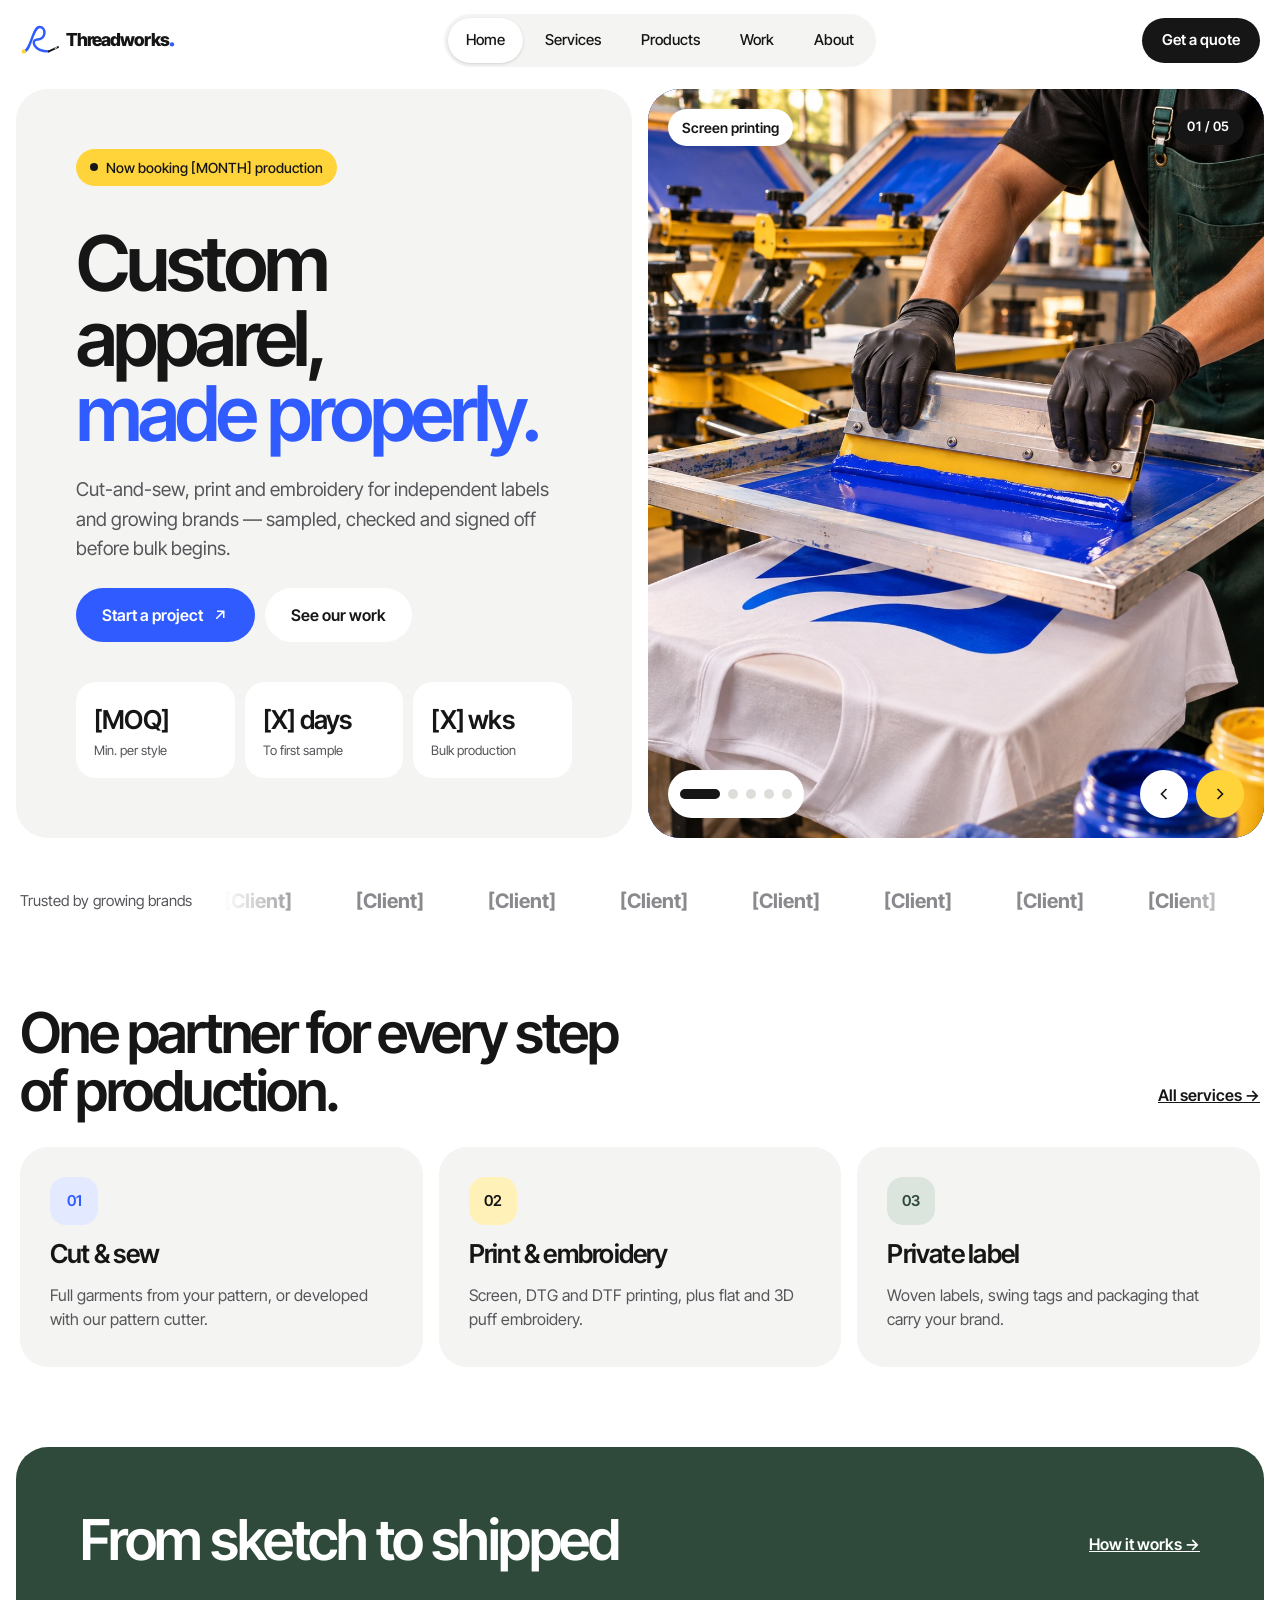
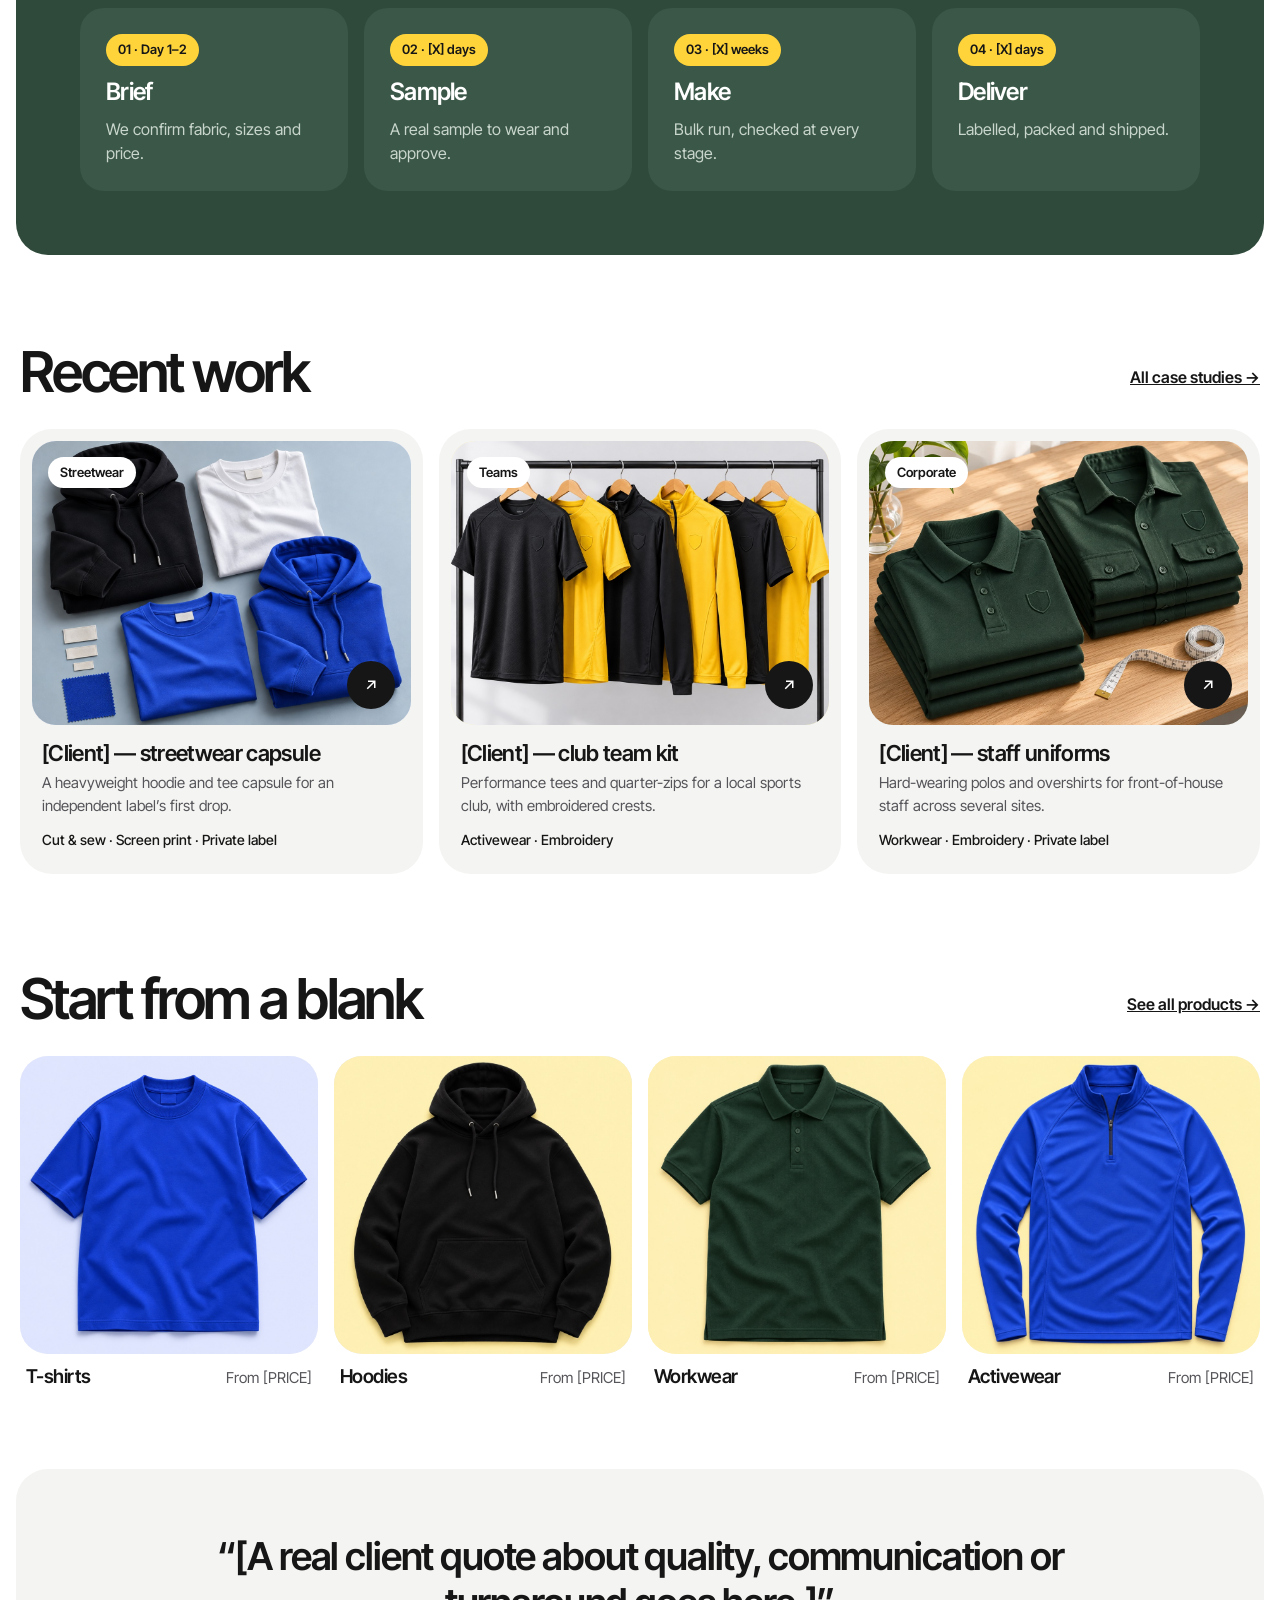
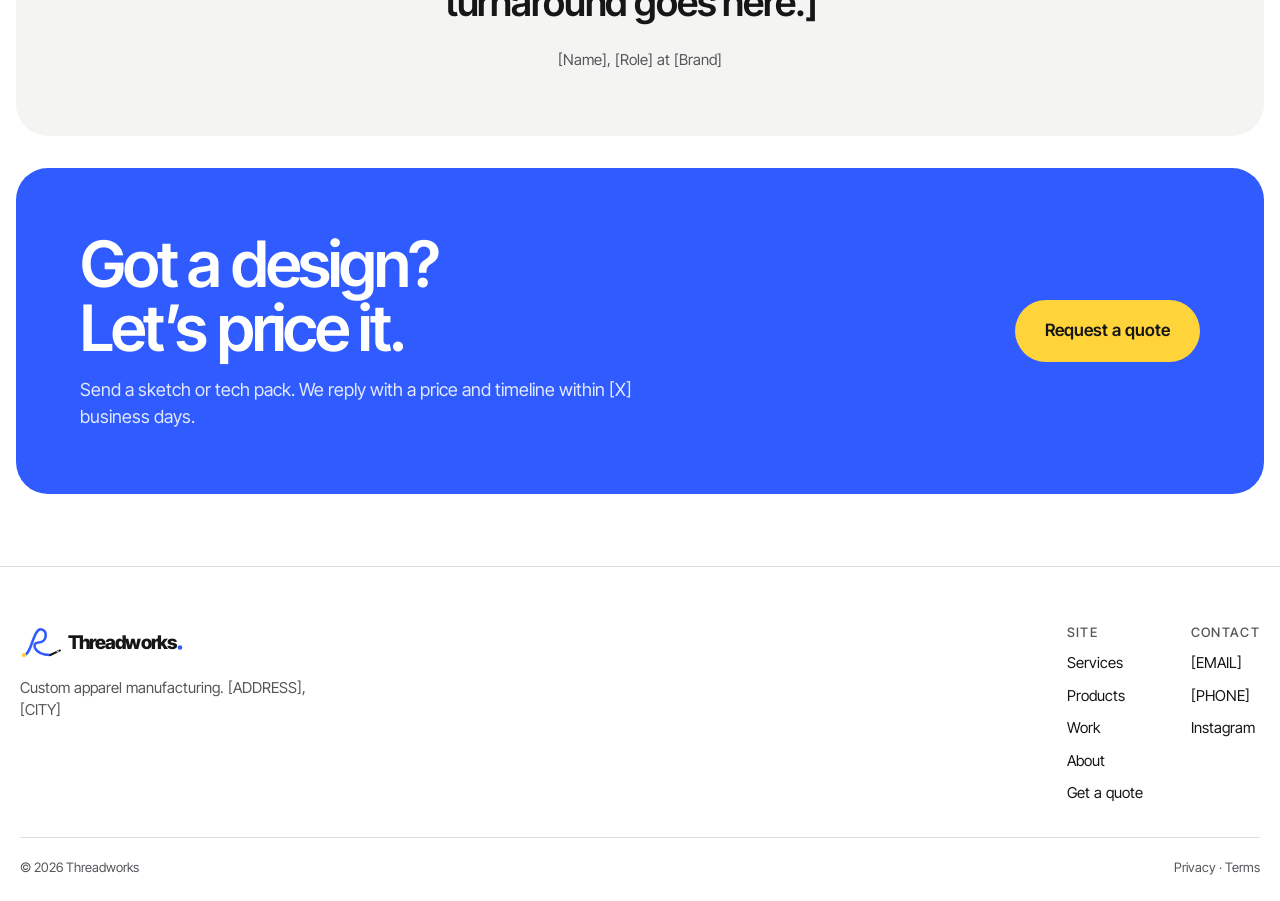
<file: index.html>
<!doctype html>
<html lang="en">
<head>
<meta charset="utf-8">
<meta name="viewport" content="width=device-width, initial-scale=1">
<title>Threadworks — Custom apparel manufacturing</title>
<meta name="description" content="Cut-and-sew, printing and embroidery for independent labels and growing brands. Sampled, checked and signed off before bulk begins.">
<meta name="theme-color" content="#2F5BFF">
<link rel="icon" href="assets/img/favicon.svg" type="image/svg+xml">
<link rel="preconnect" href="https://fonts.googleapis.com">
<link rel="preconnect" href="https://fonts.gstatic.com" crossorigin>
<link href="https://fonts.googleapis.com/css2?family=Inter+Tight:wght@400;500;600;700;800&display=swap" rel="stylesheet">
<link rel="stylesheet" href="assets/css/style.css">
<script>document.documentElement.classList.add('js')</script>
</head>
<body>
<a class="skip" href="#main">Skip to content</a>
<header class="site-header">
  <nav class="nav" aria-label="Main">
    <a class="logo" href="index.html"><svg viewBox="0 0 580 140" role="img" aria-label="Threadworks">
<path d="M14 112 C40 112 46 22 72 22 C98 22 96 68 66 68 C36 68 50 112 104 112" fill="none" stroke="#2F5BFF" stroke-width="9" stroke-linecap="round"/>
<path d="M106 112 L140 96" stroke="#161616" stroke-width="7" stroke-linecap="round"/>
<ellipse cx="132" cy="99.5" rx="5" ry="2" transform="rotate(-25 132 99.5)" fill="#fff"/>
<circle cx="14" cy="112" r="8" fill="#FFD43B"/>
<text x="168" y="92" font-family="Inter Tight, sans-serif" font-weight="800" font-size="66" fill="#161616" letter-spacing="-3" textLength="380" lengthAdjust="spacingAndGlyphs">Threadworks</text>
<circle cx="560" cy="86" r="8" fill="#2F5BFF"/>
</svg></a>
    <div class="pill-nav" id="site-menu">
      <a href="index.html" aria-current="page">Home</a>
      <a href="services.html">Services</a>
      <a href="products.html">Products</a>
      <a href="work.html">Work</a>
      <a href="about.html">About</a>
    </div>
    <div class="nav-cta">
      <a class="btn btn-dark btn-sm" href="quote.html">Get a quote</a>
      <button class="menu-btn" type="button" aria-label="Open menu" aria-expanded="false" aria-controls="site-menu"><span></span></button>
    </div>
  </nav>
</header>
<main id="main" class="wrap">
<!-- Hero -->
<section class="hero">
  <div class="hero-text">
    <span class="badge badge-yellow in"><span class="pulse" style="width:8px;height:8px;border-radius:50%;background:#161616;display:inline-block"></span>Now booking [MONTH] production</span>
    <div class="stack" style="gap:24px">
      <h1 class="h1" style="font-size:clamp(44px,6vw,92px)"><span class="in d1">Custom apparel,</span><span class="in d2 accent">made properly.</span></h1>
      <p class="lead in d3">Cut-and-sew, print and embroidery for independent labels and growing brands — sampled, checked and signed off before bulk begins.</p>
      <div class="hero-actions in d4">
        <a class="btn btn-blue" href="quote.html">Start a project <svg viewBox="0 0 24 24" fill="none" stroke="currentColor" stroke-width="2" aria-hidden="true"><path d="M7 17L17 7M8 7h9v9"/></svg></a>
        <a class="btn btn-light" href="work.html">See our work</a>
      </div>
    </div>
    <div class="stats in d4">
      <div class="stat"><strong>[MOQ]</strong><span>Min. per style</span></div>
      <div class="stat"><strong>[X] days</strong><span>To first sample</span></div>
      <div class="stat"><strong>[X] wks</strong><span>Bulk production</span></div>
    </div>
  </div>

  <!-- Slideshow: photos are /images/hero-1.jpg … hero-5.jpg (swap in your own with the same names) -->
  <figure class="slideshow in d2" data-seconds="4" tabindex="0" aria-roledescription="carousel" aria-label="How we make your apparel — use left and right arrow keys to browse">
    <div class="slide" data-caption="Screen printing" style="background:#2F5BFF">
      <svg viewBox="0 0 200 200" aria-hidden="true"><path d="M68 22 L38 32 L8 64 L30 88 L50 74 L50 184 L150 184 L150 74 L170 88 L192 64 L162 32 L132 22 C126 38 115 46 100 46 C85 46 74 38 68 22 Z" fill="#fff"/></svg>
      <img src="images/hero-1.jpg" alt="Gloved hands pulling a squeegee to screen print a blue graphic onto a white t-shirt">
    </div>
    <div class="slide" data-caption="Embroidery" style="background:#FFD43B">
      <svg viewBox="0 0 200 200" aria-hidden="true"><path d="M70 30 C70 10 130 10 130 30 L160 40 L192 120 L170 130 L150 92 L150 186 L50 186 L50 92 L30 130 L8 120 L40 40 Z" fill="#161616"/></svg>
      <img src="images/hero-2.jpg" alt="Embroidery machine stitching a yellow crest onto a black hoodie">
    </div>
    <div class="slide" data-caption="Pattern cutting" style="background:#2F4A3A">
      <svg viewBox="0 0 200 200" aria-hidden="true"><path d="M68 22 L38 32 L8 64 L30 88 L50 74 L50 184 L150 184 L150 74 L170 88 L192 64 L162 32 L132 22 C126 38 115 46 100 46 C85 46 74 38 68 22 Z" fill="#FFD43B"/></svg>
      <img src="images/hero-3.jpg" alt="Hands cutting green fabric along paper patterns with a rotary cutter">
    </div>
    <div class="slide" data-caption="Sewing" style="background:#F4F4F2">
      <svg viewBox="0 0 200 200" aria-hidden="true"><path d="M70 30 C70 10 130 10 130 30 L160 40 L192 120 L170 130 L150 92 L150 186 L50 186 L50 92 L30 130 L8 120 L40 40 Z" fill="#2F5BFF"/></svg>
      <img src="images/hero-4.jpg" alt="Hands guiding blue fleece through an industrial sewing machine">
    </div>
    <div class="slide" data-caption="Finishing &amp; packing" style="background:#161616">
      <svg viewBox="0 0 200 200" aria-hidden="true"><path d="M68 22 L38 32 L8 64 L30 88 L50 74 L50 184 L150 184 L150 74 L170 88 L192 64 L162 32 L132 22 C126 38 115 46 100 46 C85 46 74 38 68 22 Z" fill="#fff"/></svg>
      <img src="images/hero-5.jpg" alt="Hands packing a printed t-shirt into a box with tissue paper">
    </div>
    <div class="slide-top"><span class="slide-caption" aria-live="polite"></span><span class="slide-count"></span></div>
    <div class="slide-bottom">
      <div class="dots"></div>
      <div class="arrows">
        <button class="arrow prev" type="button" aria-label="Previous image"><svg viewBox="0 0 24 24" fill="none" stroke="#161616" stroke-width="2" aria-hidden="true"><path d="M15 6l-6 6 6 6"/></svg></button>
        <button class="arrow next" type="button" aria-label="Next image"><svg viewBox="0 0 24 24" fill="none" stroke="#161616" stroke-width="2" aria-hidden="true"><path d="M9 6l6 6-6 6"/></svg></button>
      </div>
    </div>
  </figure>
</section>

<!-- Clients -->
<section class="marquee" aria-label="Brands we make for">
  <span class="marquee-label">Trusted by growing brands</span>
  <div class="marquee-track">
    <div class="marquee-row">
      <span>[Client]</span><span>[Client]</span><span>[Client]</span><span>[Client]</span><span>[Client]</span>
      <span aria-hidden="true">[Client]</span><span aria-hidden="true">[Client]</span><span aria-hidden="true">[Client]</span><span aria-hidden="true">[Client]</span><span aria-hidden="true">[Client]</span>
    </div>
  </div>
</section>

<!-- Services -->
<section class="section reveal" style="padding-top:40px">
  <div class="section-head">
    <h2 class="h2" style="max-width:640px">One partner for every step of production.</h2>
    <a class="link-arrow" href="services.html">All services →</a>
  </div>
  <div class="grid reveal-stagger">
    <a class="card lift" href="services.html#cut-sew" style="min-height:220px"><span class="chip-num t-blue">01</span><h3 class="h3" style="font-size:26px">Cut &amp; sew</h3><p>Full garments from your pattern, or developed with our pattern cutter.</p></a>
    <a class="card lift" href="services.html#screen" style="min-height:220px"><span class="chip-num t-yellow">02</span><h3 class="h3" style="font-size:26px">Print &amp; embroidery</h3><p>Screen, DTG and DTF printing, plus flat and 3D puff embroidery.</p></a>
    <a class="card lift" href="services.html#label" style="min-height:220px"><span class="chip-num t-green">03</span><h3 class="h3" style="font-size:26px">Private label</h3><p>Woven labels, swing tags and packaging that carry your brand.</p></a>
  </div>
</section>

<!-- Process -->
<section class="panel panel-green reveal stack" style="gap:40px;margin-top:56px">
  <div class="section-head">
    <h2 class="h2" style="color:#fff">From sketch to shipped</h2>
    <a class="link-arrow" href="about.html#process">How it works →</a>
  </div>
  <ol class="steps reveal-stagger">
    <li class="step lift"><span class="pill">01 · Day 1–2</span><h3 class="h3" style="color:#fff">Brief</h3><p>We confirm fabric, sizes and price.</p></li>
    <li class="step lift"><span class="pill">02 · [X] days</span><h3 class="h3" style="color:#fff">Sample</h3><p>A real sample to wear and approve.</p></li>
    <li class="step lift"><span class="pill">03 · [X] weeks</span><h3 class="h3" style="color:#fff">Make</h3><p>Bulk run, checked at every stage.</p></li>
    <li class="step lift"><span class="pill">04 · [X] days</span><h3 class="h3" style="color:#fff">Deliver</h3><p>Labelled, packed and shipped.</p></li>
  </ol>
</section>

<!-- Recent work (first 3 projects from assets/js/data.js) -->
<section class="section reveal">
  <div class="section-head">
    <h2 class="h2">Recent work</h2>
    <a class="link-arrow" href="work.html">All case studies →</a>
  </div>
  <div id="projects" class="grid grid-wide" data-limit="3"></div>
</section>

<!-- Products -->
<section class="section reveal">
  <div class="section-head">
    <h2 class="h2">Start from a blank</h2>
    <a class="link-arrow" href="products.html">See all products →</a>
  </div>
  <div class="grid reveal-stagger" style="grid-template-columns:repeat(auto-fit,minmax(min(100%,240px),1fr))">
    <a class="zoom stack" href="products.html" style="text-decoration:none;gap:12px"><div class="art ar-1" style="background:#F4F4F2"><svg viewBox="0 0 200 200" aria-hidden="true"><path d="M68 22 L38 32 L8 64 L30 88 L50 74 L50 184 L150 184 L150 74 L170 88 L192 64 L162 32 L132 22 C126 38 115 46 100 46 C85 46 74 38 68 22 Z" fill="#161616"/></svg><img src="images/products/heavyweight-tee.jpg" alt="Cobalt blue heavyweight t-shirt" loading="lazy" width="900" height="900"></div><div class="product-row" style="padding:0 6px"><h3 class="h3" style="font-size:19px">T-shirts</h3><span class="muted" style="font-size:15px">From [PRICE]</span></div></a>
    <a class="zoom stack" href="products.html" style="text-decoration:none;gap:12px"><div class="art ar-1" style="background:#E3E9FF"><svg viewBox="0 0 200 200" aria-hidden="true"><path d="M70 30 C70 10 130 10 130 30 L160 40 L192 120 L170 130 L150 92 L150 186 L50 186 L50 92 L30 130 L8 120 L40 40 Z" fill="#2F5BFF"/></svg><img src="images/products/pullover-hoodie.jpg" alt="Black pullover hoodie" loading="lazy" width="900" height="900"></div><div class="product-row" style="padding:0 6px"><h3 class="h3" style="font-size:19px">Hoodies</h3><span class="muted" style="font-size:15px">From [PRICE]</span></div></a>
    <a class="zoom stack" href="products.html" style="text-decoration:none;gap:12px"><div class="art ar-1" style="background:#FFF1B8"><svg viewBox="0 0 200 200" aria-hidden="true"><path d="M68 22 L38 32 L8 64 L30 88 L50 74 L50 184 L150 184 L150 74 L170 88 L192 64 L162 32 L132 22 C126 38 115 46 100 46 C85 46 74 38 68 22 Z" fill="#2F4A3A"/></svg><img src="images/products/work-polo.jpg" alt="Deep green work polo" loading="lazy" width="900" height="900"></div><div class="product-row" style="padding:0 6px"><h3 class="h3" style="font-size:19px">Workwear</h3><span class="muted" style="font-size:15px">From [PRICE]</span></div></a>
    <a class="zoom stack" href="products.html" style="text-decoration:none;gap:12px"><div class="art ar-1" style="background:#F4F4F2"><svg viewBox="0 0 200 200" aria-hidden="true"><path d="M70 30 C70 10 130 10 130 30 L160 40 L192 120 L170 130 L150 92 L150 186 L50 186 L50 92 L30 130 L8 120 L40 40 Z" fill="#161616"/></svg><img src="images/products/quarter-zip.jpg" alt="Cobalt blue quarter-zip top" loading="lazy" width="900" height="900"></div><div class="product-row" style="padding:0 6px"><h3 class="h3" style="font-size:19px">Activewear</h3><span class="muted" style="font-size:15px">From [PRICE]</span></div></a>
  </div>
</section>

<!-- Testimonial -->
<section class="panel panel-grey reveal" style="text-align:center;display:flex;flex-direction:column;align-items:center;gap:24px;margin-top:56px">
  <p style="margin:0;max-width:900px;font-weight:600;font-size:clamp(24px,3vw,40px);line-height:1.2;letter-spacing:-0.03em">“[A real client quote about quality, communication or turnaround goes here.]”</p>
  <span class="muted" style="font-size:15px">[Name], [Role] at [Brand]</span>
</section>

<!-- CTA -->
<section class="panel panel-blue cta reveal" style="margin-top:16px">
  <div>
    <h2 class="h2">Got a design?<br>Let’s price it.</h2>
    <p style="margin:0;font-size:18px">Send a sketch or tech pack. We reply with a price and timeline within [X] business days.</p>
  </div>
  <a class="btn btn-yellow" href="quote.html" style="font-size:17px;padding:18px 30px">Request a quote</a>
</section>
</main>
<footer class="site-footer">
  <div class="footer-inner">
    <div class="footer-top">
      <div class="footer-brand">
        <a class="logo" href="index.html"><svg viewBox="0 0 580 140" role="img" aria-label="Threadworks">
<path d="M14 112 C40 112 46 22 72 22 C98 22 96 68 66 68 C36 68 50 112 104 112" fill="none" stroke="#2F5BFF" stroke-width="9" stroke-linecap="round"/>
<path d="M106 112 L140 96" stroke="#161616" stroke-width="7" stroke-linecap="round"/>
<ellipse cx="132" cy="99.5" rx="5" ry="2" transform="rotate(-25 132 99.5)" fill="#fff"/>
<circle cx="14" cy="112" r="8" fill="#FFD43B"/>
<text x="168" y="92" font-family="Inter Tight, sans-serif" font-weight="800" font-size="66" fill="#161616" letter-spacing="-3" textLength="380" lengthAdjust="spacingAndGlyphs">Threadworks</text>
<circle cx="560" cy="86" r="8" fill="#2F5BFF"/>
</svg></a>
        <p class="muted" style="margin:0;font-size:15px">Custom apparel manufacturing. [ADDRESS], [CITY]</p>
      </div>
      <div class="footer-cols">
        <div><span class="eyebrow">Site</span><a href="services.html">Services</a><a href="products.html">Products</a><a href="work.html">Work</a><a href="about.html">About</a><a href="quote.html">Get a quote</a></div>
        <div><span class="eyebrow">Contact</span><a href="mailto:[EMAIL]">[EMAIL]</a><a href="tel:[PHONE]">[PHONE]</a><a href="#">Instagram</a></div>
      </div>
    </div>
    <div class="footer-bottom"><span>© <span data-year>2026</span> Threadworks</span><span>Privacy · Terms</span></div>
  </div>
</footer>
<script src="assets/js/data.js"></script>
<script src="assets/js/main.js"></script>
</body>
</html>
</file>
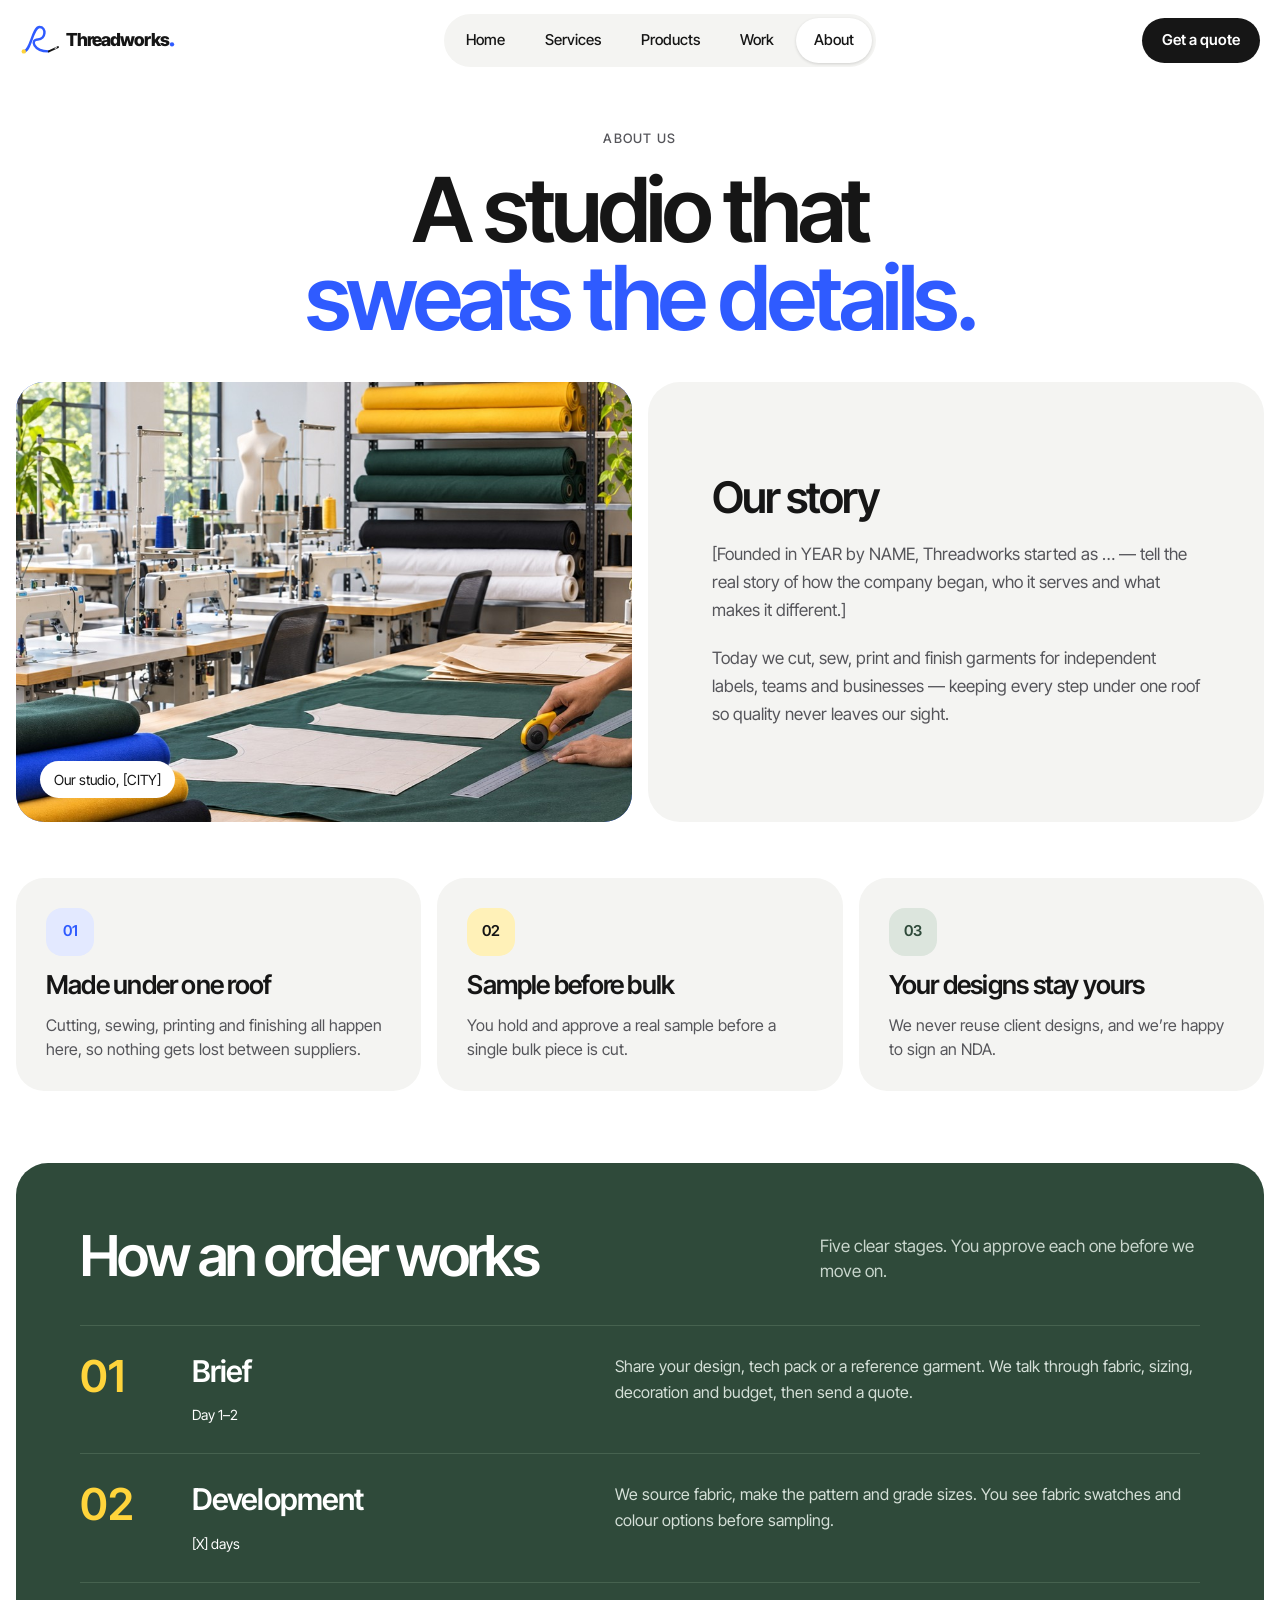
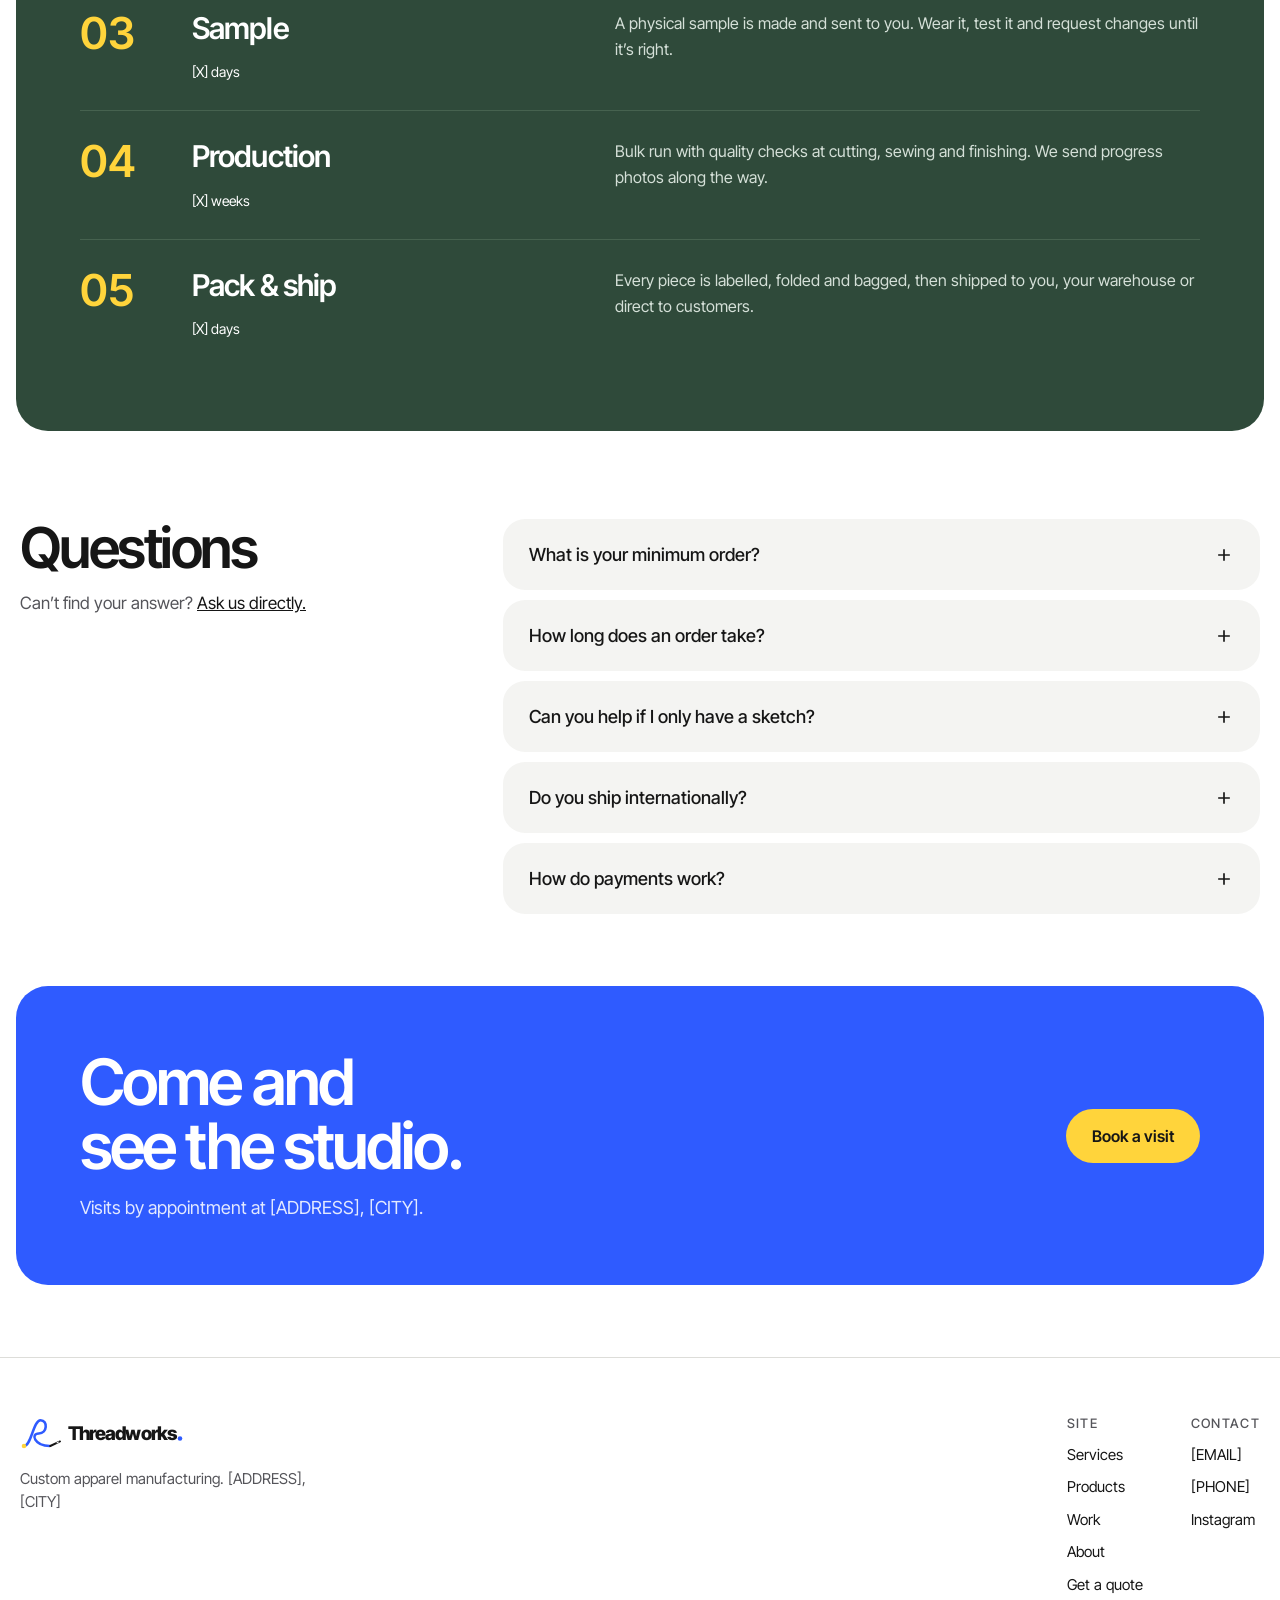
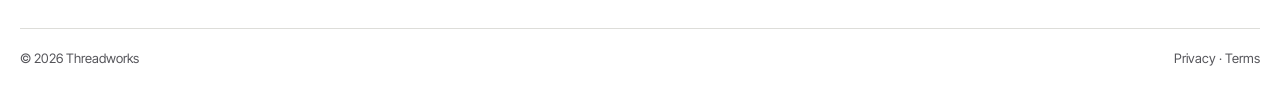
<file: about.html>
<!doctype html>
<html lang="en">
<head>
<meta charset="utf-8">
<meta name="viewport" content="width=device-width, initial-scale=1">
<title>About & process — Threadworks</title>
<meta name="description" content="Who we are, how an order works and answers to common questions.">
<meta name="theme-color" content="#2F5BFF">
<link rel="icon" href="assets/img/favicon.svg" type="image/svg+xml">
<link rel="preconnect" href="https://fonts.googleapis.com">
<link rel="preconnect" href="https://fonts.gstatic.com" crossorigin>
<link href="https://fonts.googleapis.com/css2?family=Inter+Tight:wght@400;500;600;700;800&display=swap" rel="stylesheet">
<link rel="stylesheet" href="assets/css/style.css">
<script>document.documentElement.classList.add('js')</script>
</head>
<body>
<a class="skip" href="#main">Skip to content</a>
<header class="site-header">
  <nav class="nav" aria-label="Main">
    <a class="logo" href="index.html"><svg viewBox="0 0 580 140" role="img" aria-label="Threadworks">
<path d="M14 112 C40 112 46 22 72 22 C98 22 96 68 66 68 C36 68 50 112 104 112" fill="none" stroke="#2F5BFF" stroke-width="9" stroke-linecap="round"/>
<path d="M106 112 L140 96" stroke="#161616" stroke-width="7" stroke-linecap="round"/>
<ellipse cx="132" cy="99.5" rx="5" ry="2" transform="rotate(-25 132 99.5)" fill="#fff"/>
<circle cx="14" cy="112" r="8" fill="#FFD43B"/>
<text x="168" y="92" font-family="Inter Tight, sans-serif" font-weight="800" font-size="66" fill="#161616" letter-spacing="-3" textLength="380" lengthAdjust="spacingAndGlyphs">Threadworks</text>
<circle cx="560" cy="86" r="8" fill="#2F5BFF"/>
</svg></a>
    <div class="pill-nav" id="site-menu">
      <a href="index.html">Home</a>
      <a href="services.html">Services</a>
      <a href="products.html">Products</a>
      <a href="work.html">Work</a>
      <a href="about.html" aria-current="page">About</a>
    </div>
    <div class="nav-cta">
      <a class="btn btn-dark btn-sm" href="quote.html">Get a quote</a>
      <button class="menu-btn" type="button" aria-label="Open menu" aria-expanded="false" aria-controls="site-menu"><span></span></button>
    </div>
  </nav>
</header>
<main id="main" class="wrap">
<header class="stack" style="align-items:center;text-align:center;gap:18px;padding:48px 4px 24px">
  <span class="eyebrow in">About us</span>
  <h1 class="h1 in d1" style="font-size:clamp(44px,7vw,112px)">A studio that<br><span class="accent">sweats the details.</span></h1>
</header>

<section class="grid grid-wide">
  <figure class="art in d2" style="margin:0;background:#2F5BFF;min-height:440px;align-items:flex-end;justify-content:flex-start;padding:24px">
    <img src="images/about-studio.jpg" alt="Inside the studio: sewing machines, cutting table and rolls of fabric" width="1200" height="1500"><figcaption style="background:#fff;border-radius:999px;padding:8px 14px;font-size:14px;position:relative">Our studio, [CITY]</figcaption>
  </figure>
  <div class="panel panel-grey stack in d3" style="justify-content:center;gap:20px">
    <h2 class="h2" style="font-size:clamp(32px,3.4vw,48px)">Our story</h2>
    <p class="muted" style="margin:0;font-size:17px;line-height:1.65">[Founded in YEAR by NAME, Threadworks started as … — tell the real story of how the company began, who it serves and what makes it different.]</p>
    <p class="muted" style="margin:0;font-size:17px;line-height:1.65">Today we cut, sew, print and finish garments for independent labels, teams and businesses — keeping every step under one roof so quality never leaves our sight.</p>
  </div>
</section>

<section class="grid reveal-stagger" style="padding-top:40px">
  <div class="card lift"><span class="chip-num t-blue">01</span><h3 class="h3" style="font-size:26px">Made under one roof</h3><p>Cutting, sewing, printing and finishing all happen here, so nothing gets lost between suppliers.</p></div>
  <div class="card lift"><span class="chip-num t-yellow">02</span><h3 class="h3" style="font-size:26px">Sample before bulk</h3><p>You hold and approve a real sample before a single bulk piece is cut.</p></div>
  <div class="card lift"><span class="chip-num t-green">03</span><h3 class="h3" style="font-size:26px">Your designs stay yours</h3><p>We never reuse client designs, and we’re happy to sign an NDA.</p></div>
</section>

<section id="process" class="panel panel-green reveal stack" style="gap:40px;margin-top:56px;scroll-margin-top:100px">
  <div class="section-head">
    <h2 class="h2" style="color:#fff">How an order works</h2>
    <p style="margin:0;max-width:380px;font-size:17px">Five clear stages. You approve each one before we move on.</p>
  </div>
  <ol class="reveal-stagger" style="list-style:none;margin:0;padding:0;display:flex;flex-direction:column">
    <li style="display:flex;flex-wrap:wrap;gap:12px 40px;padding:28px 0;border-top:1px solid #46624F"><span style="flex:0 0 72px;font-weight:600;font-size:44px;line-height:1;color:#FFD43B">01</span><div style="flex:1 1 260px" class="stack"><h3 class="h3" style="font-size:30px;color:#fff">Brief</h3><span style="font-size:14px">Day 1–2</span></div><p style="margin:0;flex:2 1 340px;line-height:1.6;color:#D5E0D8">Share your design, tech pack or a reference garment. We talk through fabric, sizing, decoration and budget, then send a quote.</p></li>
    <li style="display:flex;flex-wrap:wrap;gap:12px 40px;padding:28px 0;border-top:1px solid #46624F"><span style="flex:0 0 72px;font-weight:600;font-size:44px;line-height:1;color:#FFD43B">02</span><div style="flex:1 1 260px" class="stack"><h3 class="h3" style="font-size:30px;color:#fff">Development</h3><span style="font-size:14px">[X] days</span></div><p style="margin:0;flex:2 1 340px;line-height:1.6;color:#D5E0D8">We source fabric, make the pattern and grade sizes. You see fabric swatches and colour options before sampling.</p></li>
    <li style="display:flex;flex-wrap:wrap;gap:12px 40px;padding:28px 0;border-top:1px solid #46624F"><span style="flex:0 0 72px;font-weight:600;font-size:44px;line-height:1;color:#FFD43B">03</span><div style="flex:1 1 260px" class="stack"><h3 class="h3" style="font-size:30px;color:#fff">Sample</h3><span style="font-size:14px">[X] days</span></div><p style="margin:0;flex:2 1 340px;line-height:1.6;color:#D5E0D8">A physical sample is made and sent to you. Wear it, test it and request changes until it’s right.</p></li>
    <li style="display:flex;flex-wrap:wrap;gap:12px 40px;padding:28px 0;border-top:1px solid #46624F"><span style="flex:0 0 72px;font-weight:600;font-size:44px;line-height:1;color:#FFD43B">04</span><div style="flex:1 1 260px" class="stack"><h3 class="h3" style="font-size:30px;color:#fff">Production</h3><span style="font-size:14px">[X] weeks</span></div><p style="margin:0;flex:2 1 340px;line-height:1.6;color:#D5E0D8">Bulk run with quality checks at cutting, sewing and finishing. We send progress photos along the way.</p></li>
    <li style="display:flex;flex-wrap:wrap;gap:12px 40px;padding:28px 0;border-top:1px solid #46624F"><span style="flex:0 0 72px;font-weight:600;font-size:44px;line-height:1;color:#FFD43B">05</span><div style="flex:1 1 260px" class="stack"><h3 class="h3" style="font-size:30px;color:#fff">Pack &amp; ship</h3><span style="font-size:14px">[X] days</span></div><p style="margin:0;flex:2 1 340px;line-height:1.6;color:#D5E0D8">Every piece is labelled, folded and bagged, then shipped to you, your warehouse or direct to customers.</p></li>
  </ol>
</section>

<section class="section reveal" style="flex-direction:row;flex-wrap:wrap;gap:32px 64px">
  <div class="stack" style="flex:1 1 300px;gap:14px">
    <h2 class="h2">Questions</h2>
    <p class="muted" style="margin:0;font-size:17px">Can’t find your answer? <a href="quote.html">Ask us directly.</a></p>
  </div>
  <div class="faq stack" style="flex:2 1 520px;min-width:0;gap:10px">
    <details><summary>What is your minimum order?<svg viewBox="0 0 24 24" fill="none" stroke="#161616" stroke-width="2" aria-hidden="true"><path d="M12 5v14M5 12h14"/></svg></summary><p>[MOQ] pieces per style, per colour. Samples can be made as a single piece.</p></details>
    <details><summary>How long does an order take?<svg viewBox="0 0 24 24" fill="none" stroke="#161616" stroke-width="2" aria-hidden="true"><path d="M12 5v14M5 12h14"/></svg></summary><p>Usually [X] weeks from approved sample to delivery, depending on quantity and decoration.</p></details>
    <details><summary>Can you help if I only have a sketch?<svg viewBox="0 0 24 24" fill="none" stroke="#161616" stroke-width="2" aria-hidden="true"><path d="M12 5v14M5 12h14"/></svg></summary><p>Yes. Our development team can turn a sketch or reference garment into a full tech pack.</p></details>
    <details><summary>Do you ship internationally?<svg viewBox="0 0 24 24" fill="none" stroke="#161616" stroke-width="2" aria-hidden="true"><path d="M12 5v14M5 12h14"/></svg></summary><p>[Yes / No — add your shipping regions and options here.]</p></details>
    <details><summary>How do payments work?<svg viewBox="0 0 24 24" fill="none" stroke="#161616" stroke-width="2" aria-hidden="true"><path d="M12 5v14M5 12h14"/></svg></summary><p>[Describe your deposit and balance terms here.]</p></details>
  </div>
</section>

<section class="panel panel-blue cta reveal">
  <div>
    <h2 class="h2">Come and<br>see the studio.</h2>
    <p style="margin:0;font-size:18px">Visits by appointment at [ADDRESS], [CITY].</p>
  </div>
  <a class="btn btn-yellow" href="quote.html">Book a visit</a>
</section>
</main>
<footer class="site-footer">
  <div class="footer-inner">
    <div class="footer-top">
      <div class="footer-brand">
        <a class="logo" href="index.html"><svg viewBox="0 0 580 140" role="img" aria-label="Threadworks">
<path d="M14 112 C40 112 46 22 72 22 C98 22 96 68 66 68 C36 68 50 112 104 112" fill="none" stroke="#2F5BFF" stroke-width="9" stroke-linecap="round"/>
<path d="M106 112 L140 96" stroke="#161616" stroke-width="7" stroke-linecap="round"/>
<ellipse cx="132" cy="99.5" rx="5" ry="2" transform="rotate(-25 132 99.5)" fill="#fff"/>
<circle cx="14" cy="112" r="8" fill="#FFD43B"/>
<text x="168" y="92" font-family="Inter Tight, sans-serif" font-weight="800" font-size="66" fill="#161616" letter-spacing="-3" textLength="380" lengthAdjust="spacingAndGlyphs">Threadworks</text>
<circle cx="560" cy="86" r="8" fill="#2F5BFF"/>
</svg></a>
        <p class="muted" style="margin:0;font-size:15px">Custom apparel manufacturing. [ADDRESS], [CITY]</p>
      </div>
      <div class="footer-cols">
        <div><span class="eyebrow">Site</span><a href="services.html">Services</a><a href="products.html">Products</a><a href="work.html">Work</a><a href="about.html">About</a><a href="quote.html">Get a quote</a></div>
        <div><span class="eyebrow">Contact</span><a href="mailto:[EMAIL]">[EMAIL]</a><a href="tel:[PHONE]">[PHONE]</a><a href="#">Instagram</a></div>
      </div>
    </div>
    <div class="footer-bottom"><span>© <span data-year>2026</span> Threadworks</span><span>Privacy · Terms</span></div>
  </div>
</footer>
<script src="assets/js/main.js"></script>
</body>
</html>
</file>
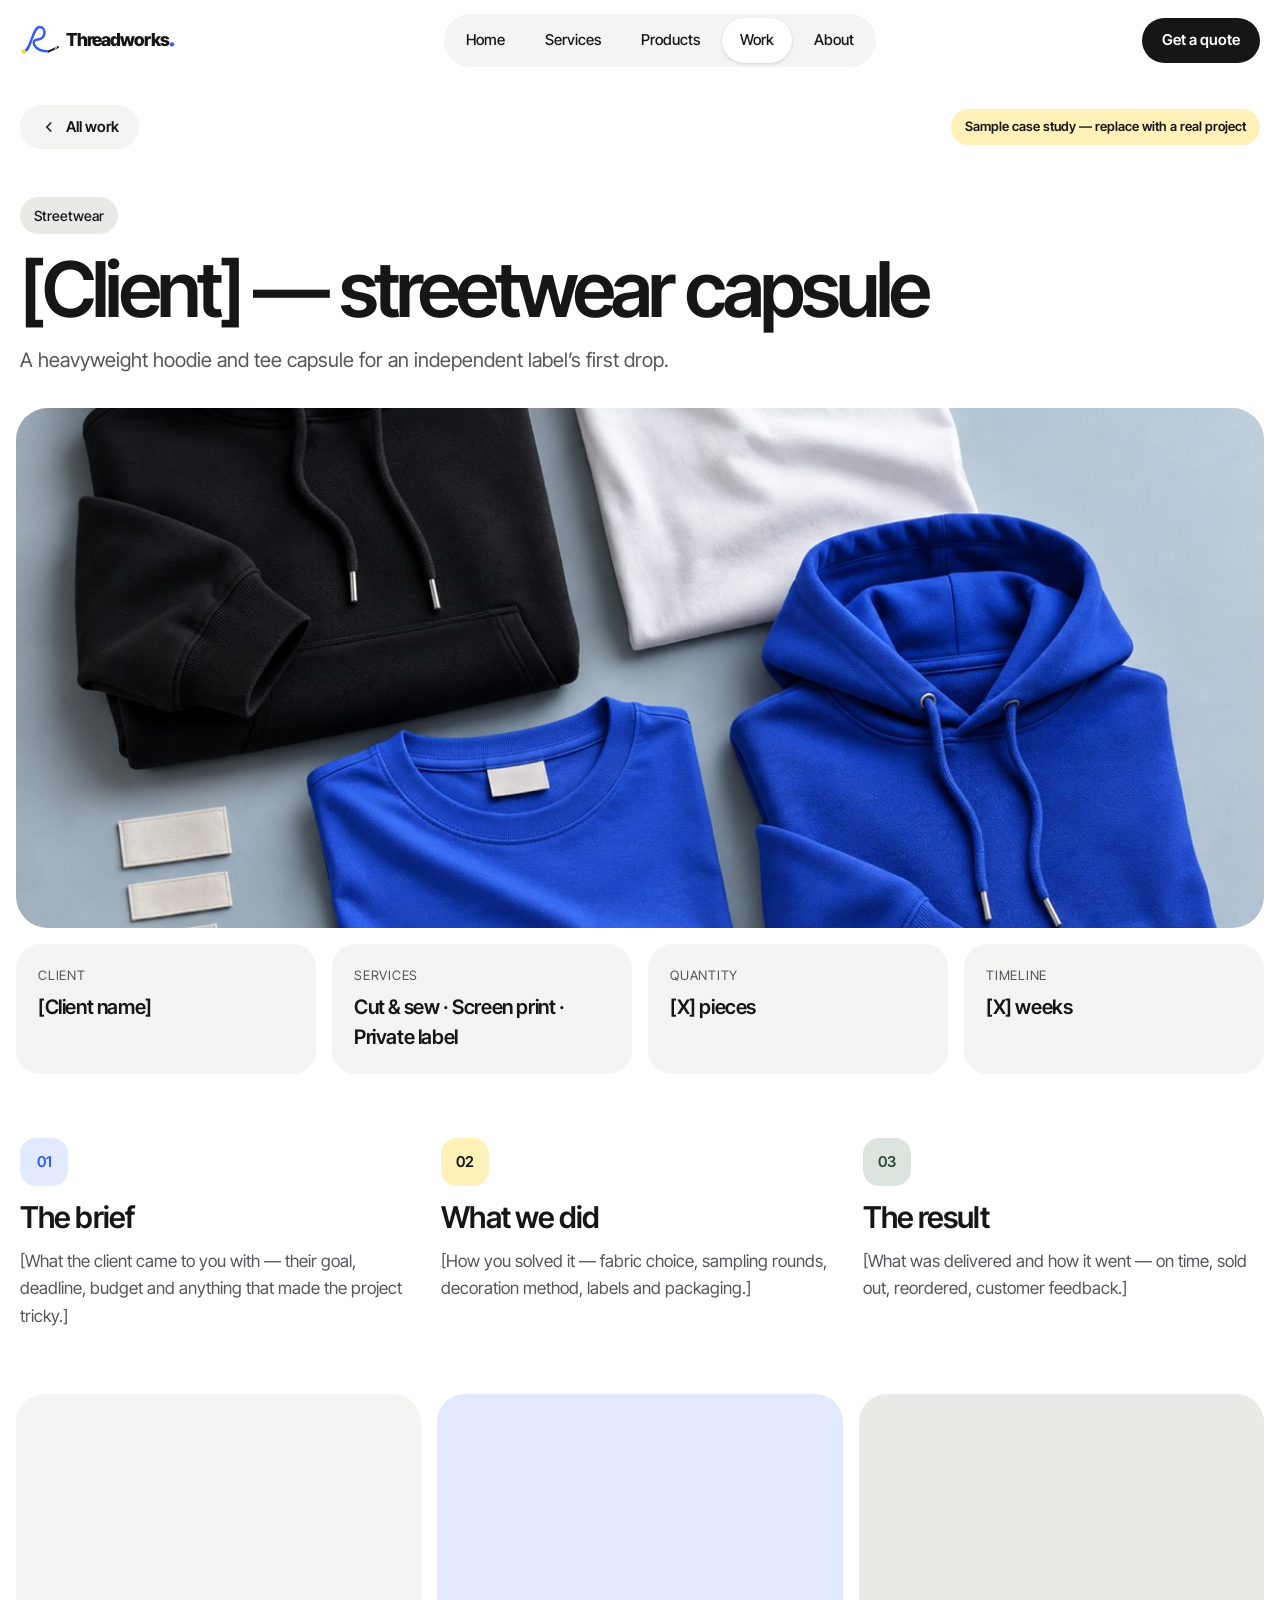
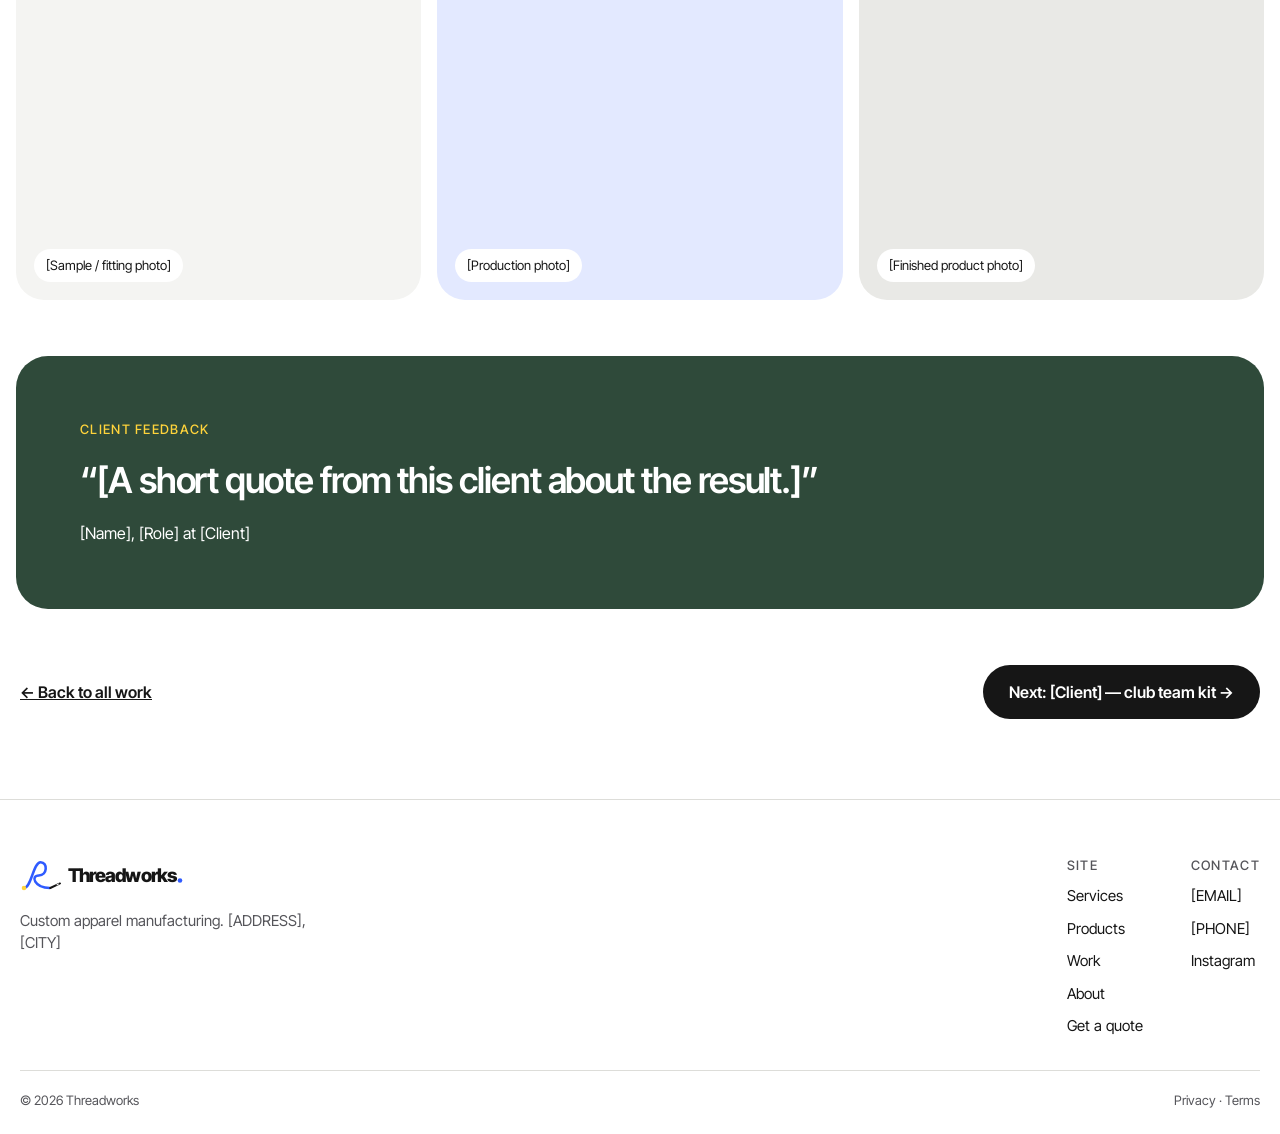
<file: case-study.html>
<!doctype html>
<html lang="en">
<head>
<meta charset="utf-8">
<meta name="viewport" content="width=device-width, initial-scale=1">
<title>Case study — Threadworks</title>
<meta name="description" content="A Threadworks apparel manufacturing case study.">
<meta name="theme-color" content="#2F5BFF">
<link rel="icon" href="assets/img/favicon.svg" type="image/svg+xml">
<link rel="preconnect" href="https://fonts.googleapis.com">
<link rel="preconnect" href="https://fonts.gstatic.com" crossorigin>
<link href="https://fonts.googleapis.com/css2?family=Inter+Tight:wght@400;500;600;700;800&display=swap" rel="stylesheet">
<link rel="stylesheet" href="assets/css/style.css">
<script>document.documentElement.classList.add('js')</script>
</head>
<body>
<a class="skip" href="#main">Skip to content</a>
<header class="site-header">
  <nav class="nav" aria-label="Main">
    <a class="logo" href="index.html"><svg viewBox="0 0 580 140" role="img" aria-label="Threadworks">
<path d="M14 112 C40 112 46 22 72 22 C98 22 96 68 66 68 C36 68 50 112 104 112" fill="none" stroke="#2F5BFF" stroke-width="9" stroke-linecap="round"/>
<path d="M106 112 L140 96" stroke="#161616" stroke-width="7" stroke-linecap="round"/>
<ellipse cx="132" cy="99.5" rx="5" ry="2" transform="rotate(-25 132 99.5)" fill="#fff"/>
<circle cx="14" cy="112" r="8" fill="#FFD43B"/>
<text x="168" y="92" font-family="Inter Tight, sans-serif" font-weight="800" font-size="66" fill="#161616" letter-spacing="-3" textLength="380" lengthAdjust="spacingAndGlyphs">Threadworks</text>
<circle cx="560" cy="86" r="8" fill="#2F5BFF"/>
</svg></a>
    <div class="pill-nav" id="site-menu">
      <a href="index.html">Home</a>
      <a href="services.html">Services</a>
      <a href="products.html">Products</a>
      <a href="work.html" aria-current="page">Work</a>
      <a href="about.html">About</a>
    </div>
    <div class="nav-cta">
      <a class="btn btn-dark btn-sm" href="quote.html">Get a quote</a>
      <button class="menu-btn" type="button" aria-label="Open menu" aria-expanded="false" aria-controls="site-menu"><span></span></button>
    </div>
  </nav>
</header>
<main id="main" class="wrap">
<!-- Filled in from assets/js/data.js using ?p=<project id> -->
<article id="case-study" aria-label="Case study" class="stack">
  <noscript><p>Please turn on JavaScript to view this case study, or <a href="work.html">go back to all work</a>.</p></noscript>
</article>
</main>
<footer class="site-footer">
  <div class="footer-inner">
    <div class="footer-top">
      <div class="footer-brand">
        <a class="logo" href="index.html"><svg viewBox="0 0 580 140" role="img" aria-label="Threadworks">
<path d="M14 112 C40 112 46 22 72 22 C98 22 96 68 66 68 C36 68 50 112 104 112" fill="none" stroke="#2F5BFF" stroke-width="9" stroke-linecap="round"/>
<path d="M106 112 L140 96" stroke="#161616" stroke-width="7" stroke-linecap="round"/>
<ellipse cx="132" cy="99.5" rx="5" ry="2" transform="rotate(-25 132 99.5)" fill="#fff"/>
<circle cx="14" cy="112" r="8" fill="#FFD43B"/>
<text x="168" y="92" font-family="Inter Tight, sans-serif" font-weight="800" font-size="66" fill="#161616" letter-spacing="-3" textLength="380" lengthAdjust="spacingAndGlyphs">Threadworks</text>
<circle cx="560" cy="86" r="8" fill="#2F5BFF"/>
</svg></a>
        <p class="muted" style="margin:0;font-size:15px">Custom apparel manufacturing. [ADDRESS], [CITY]</p>
      </div>
      <div class="footer-cols">
        <div><span class="eyebrow">Site</span><a href="services.html">Services</a><a href="products.html">Products</a><a href="work.html">Work</a><a href="about.html">About</a><a href="quote.html">Get a quote</a></div>
        <div><span class="eyebrow">Contact</span><a href="mailto:[EMAIL]">[EMAIL]</a><a href="tel:[PHONE]">[PHONE]</a><a href="#">Instagram</a></div>
      </div>
    </div>
    <div class="footer-bottom"><span>© <span data-year>2026</span> Threadworks</span><span>Privacy · Terms</span></div>
  </div>
</footer>
<script src="assets/js/data.js"></script>
<script src="assets/js/main.js"></script>
</body>
</html>
</file>
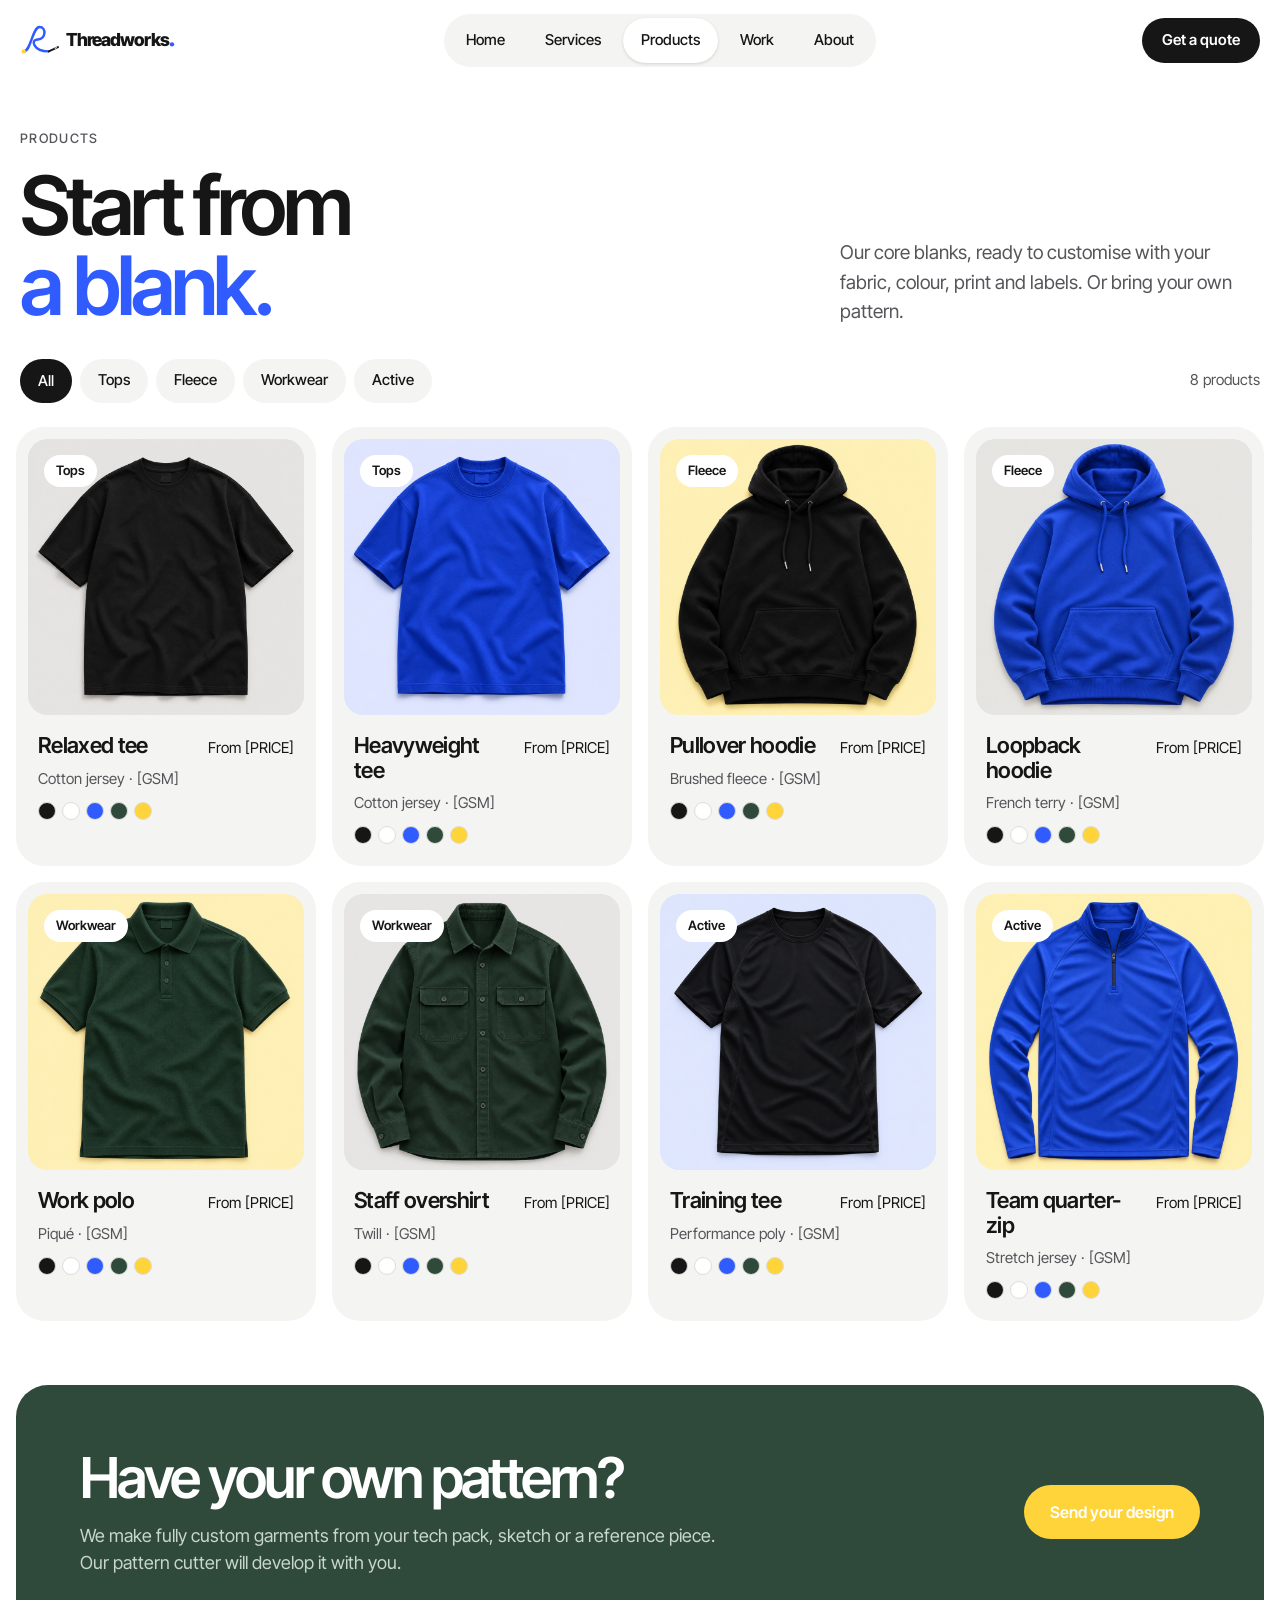
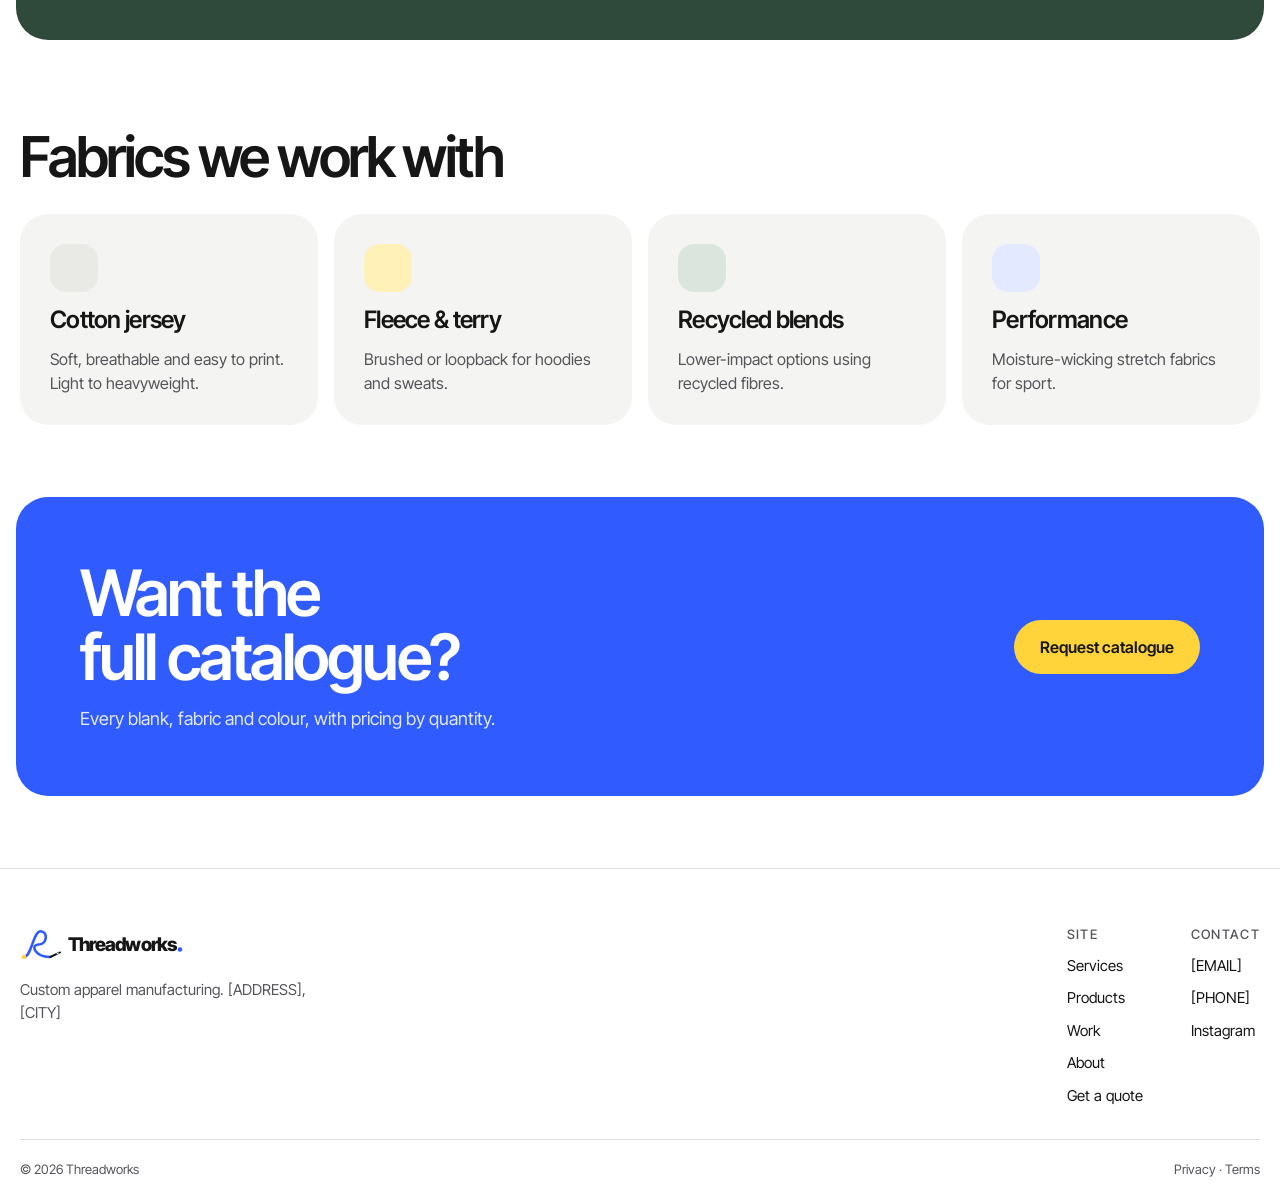
<file: products.html>
<!doctype html>
<html lang="en">
<head>
<meta charset="utf-8">
<meta name="viewport" content="width=device-width, initial-scale=1">
<title>Products — Threadworks</title>
<meta name="description" content="Custom tees, hoodies, workwear and activewear blanks ready for your fabric, colour, print and labels.">
<meta name="theme-color" content="#2F5BFF">
<link rel="icon" href="assets/img/favicon.svg" type="image/svg+xml">
<link rel="preconnect" href="https://fonts.googleapis.com">
<link rel="preconnect" href="https://fonts.gstatic.com" crossorigin>
<link href="https://fonts.googleapis.com/css2?family=Inter+Tight:wght@400;500;600;700;800&display=swap" rel="stylesheet">
<link rel="stylesheet" href="assets/css/style.css">
<script>document.documentElement.classList.add('js')</script>
</head>
<body>
<a class="skip" href="#main">Skip to content</a>
<header class="site-header">
  <nav class="nav" aria-label="Main">
    <a class="logo" href="index.html"><svg viewBox="0 0 580 140" role="img" aria-label="Threadworks">
<path d="M14 112 C40 112 46 22 72 22 C98 22 96 68 66 68 C36 68 50 112 104 112" fill="none" stroke="#2F5BFF" stroke-width="9" stroke-linecap="round"/>
<path d="M106 112 L140 96" stroke="#161616" stroke-width="7" stroke-linecap="round"/>
<ellipse cx="132" cy="99.5" rx="5" ry="2" transform="rotate(-25 132 99.5)" fill="#fff"/>
<circle cx="14" cy="112" r="8" fill="#FFD43B"/>
<text x="168" y="92" font-family="Inter Tight, sans-serif" font-weight="800" font-size="66" fill="#161616" letter-spacing="-3" textLength="380" lengthAdjust="spacingAndGlyphs">Threadworks</text>
<circle cx="560" cy="86" r="8" fill="#2F5BFF"/>
</svg></a>
    <div class="pill-nav" id="site-menu">
      <a href="index.html">Home</a>
      <a href="services.html">Services</a>
      <a href="products.html" aria-current="page">Products</a>
      <a href="work.html">Work</a>
      <a href="about.html">About</a>
    </div>
    <div class="nav-cta">
      <a class="btn btn-dark btn-sm" href="quote.html">Get a quote</a>
      <button class="menu-btn" type="button" aria-label="Open menu" aria-expanded="false" aria-controls="site-menu"><span></span></button>
    </div>
  </nav>
</header>
<main id="main" class="wrap">
<header class="page-head">
  <div>
    <span class="eyebrow in">Products</span>
    <h1 class="h1 in d1">Start from<br><span class="accent">a blank.</span></h1>
  </div>
  <p class="lead in d2">Our core blanks, ready to customise with your fabric, colour, print and labels. Or bring your own pattern.</p>
</header>

<div class="filters in d3" role="group" aria-label="Filter by category" data-filter-target="#product-grid" data-count-target="#product-count" data-noun="product">
  <div class="chips">
    <button class="chip" type="button" data-filter="All" aria-pressed="true">All</button>
    <button class="chip" type="button" data-filter="Tops" aria-pressed="false">Tops</button>
    <button class="chip" type="button" data-filter="Fleece" aria-pressed="false">Fleece</button>
    <button class="chip" type="button" data-filter="Workwear" aria-pressed="false">Workwear</button>
    <button class="chip" type="button" data-filter="Active" aria-pressed="false">Active</button>
  </div>
  <span id="product-count" class="muted" style="font-size:15px" aria-live="polite">8 products</span>
</div>

<section id="product-grid" class="grid grid-fill reveal-stagger" aria-label="Products">
  <article class="product lift zoom" data-cat="Tops">
    <div class="art ar-1" style="background:#E9E9E6"><span class="tag">Tops</span><svg viewBox="0 0 200 200" aria-hidden="true"><path d="M68 22 L38 32 L8 64 L30 88 L50 74 L50 184 L150 184 L150 74 L170 88 L192 64 L162 32 L132 22 C126 38 115 46 100 46 C85 46 74 38 68 22 Z" fill="#161616"/></svg><img src="images/products/relaxed-tee.jpg" alt="Black relaxed-fit t-shirt" loading="lazy" width="900" height="900"></div>
    <div class="product-body"><div class="product-row"><h2 class="h3" style="font-size:22px">Relaxed tee</h2><span style="font-size:15px;white-space:nowrap">From [PRICE]</span></div><span class="muted" style="font-size:15px">Cotton jersey · [GSM]</span><div class="swatches" aria-label="Example colours"><i style="background:#161616"></i><i style="background:#fff"></i><i style="background:#2F5BFF"></i><i style="background:#2F4A3A"></i><i style="background:#FFD43B"></i></div></div>
  </article>
  <article class="product lift zoom" data-cat="Tops">
    <div class="art ar-1" style="background:#E3E9FF"><span class="tag">Tops</span><svg viewBox="0 0 200 200" aria-hidden="true"><path d="M68 22 L38 32 L8 64 L30 88 L50 74 L50 184 L150 184 L150 74 L170 88 L192 64 L162 32 L132 22 C126 38 115 46 100 46 C85 46 74 38 68 22 Z" fill="#2F5BFF"/></svg><img src="images/products/heavyweight-tee.jpg" alt="Cobalt blue heavyweight t-shirt" loading="lazy" width="900" height="900"></div>
    <div class="product-body"><div class="product-row"><h2 class="h3" style="font-size:22px">Heavyweight tee</h2><span style="font-size:15px;white-space:nowrap">From [PRICE]</span></div><span class="muted" style="font-size:15px">Cotton jersey · [GSM]</span><div class="swatches" aria-label="Example colours"><i style="background:#161616"></i><i style="background:#fff"></i><i style="background:#2F5BFF"></i><i style="background:#2F4A3A"></i><i style="background:#FFD43B"></i></div></div>
  </article>
  <article class="product lift zoom" data-cat="Fleece">
    <div class="art ar-1" style="background:#FFF1B8"><span class="tag">Fleece</span><svg viewBox="0 0 200 200" aria-hidden="true"><path d="M70 30 C70 10 130 10 130 30 L160 40 L192 120 L170 130 L150 92 L150 186 L50 186 L50 92 L30 130 L8 120 L40 40 Z" fill="#161616"/></svg><img src="images/products/pullover-hoodie.jpg" alt="Black pullover hoodie" loading="lazy" width="900" height="900"></div>
    <div class="product-body"><div class="product-row"><h2 class="h3" style="font-size:22px">Pullover hoodie</h2><span style="font-size:15px;white-space:nowrap">From [PRICE]</span></div><span class="muted" style="font-size:15px">Brushed fleece · [GSM]</span><div class="swatches" aria-label="Example colours"><i style="background:#161616"></i><i style="background:#fff"></i><i style="background:#2F5BFF"></i><i style="background:#2F4A3A"></i><i style="background:#FFD43B"></i></div></div>
  </article>
  <article class="product lift zoom" data-cat="Fleece">
    <div class="art ar-1" style="background:#E9E9E6"><span class="tag">Fleece</span><svg viewBox="0 0 200 200" aria-hidden="true"><path d="M70 30 C70 10 130 10 130 30 L160 40 L192 120 L170 130 L150 92 L150 186 L50 186 L50 92 L30 130 L8 120 L40 40 Z" fill="#2F5BFF"/></svg><img src="images/products/loopback-hoodie.jpg" alt="Cobalt blue loopback hoodie" loading="lazy" width="900" height="900"></div>
    <div class="product-body"><div class="product-row"><h2 class="h3" style="font-size:22px">Loopback hoodie</h2><span style="font-size:15px;white-space:nowrap">From [PRICE]</span></div><span class="muted" style="font-size:15px">French terry · [GSM]</span><div class="swatches" aria-label="Example colours"><i style="background:#161616"></i><i style="background:#fff"></i><i style="background:#2F5BFF"></i><i style="background:#2F4A3A"></i><i style="background:#FFD43B"></i></div></div>
  </article>
  <article class="product lift zoom" data-cat="Workwear">
    <div class="art ar-1" style="background:#FFF1B8"><span class="tag">Workwear</span><svg viewBox="0 0 200 200" aria-hidden="true"><path d="M68 22 L38 32 L8 64 L30 88 L50 74 L50 184 L150 184 L150 74 L170 88 L192 64 L162 32 L132 22 C126 38 115 46 100 46 C85 46 74 38 68 22 Z" fill="#2F4A3A"/></svg><img src="images/products/work-polo.jpg" alt="Deep green work polo" loading="lazy" width="900" height="900"></div>
    <div class="product-body"><div class="product-row"><h2 class="h3" style="font-size:22px">Work polo</h2><span style="font-size:15px;white-space:nowrap">From [PRICE]</span></div><span class="muted" style="font-size:15px">Piqué · [GSM]</span><div class="swatches" aria-label="Example colours"><i style="background:#161616"></i><i style="background:#fff"></i><i style="background:#2F5BFF"></i><i style="background:#2F4A3A"></i><i style="background:#FFD43B"></i></div></div>
  </article>
  <article class="product lift zoom" data-cat="Workwear">
    <div class="art ar-1" style="background:#E9E9E6"><span class="tag">Workwear</span><svg viewBox="0 0 200 200" aria-hidden="true"><path d="M68 22 L38 32 L8 64 L30 88 L50 74 L50 184 L150 184 L150 74 L170 88 L192 64 L162 32 L132 22 C126 38 115 46 100 46 C85 46 74 38 68 22 Z" fill="#2F4A3A"/></svg><img src="images/products/overshirt.jpg" alt="Deep green twill staff overshirt" loading="lazy" width="900" height="900"></div>
    <div class="product-body"><div class="product-row"><h2 class="h3" style="font-size:22px">Staff overshirt</h2><span style="font-size:15px;white-space:nowrap">From [PRICE]</span></div><span class="muted" style="font-size:15px">Twill · [GSM]</span><div class="swatches" aria-label="Example colours"><i style="background:#161616"></i><i style="background:#fff"></i><i style="background:#2F5BFF"></i><i style="background:#2F4A3A"></i><i style="background:#FFD43B"></i></div></div>
  </article>
  <article class="product lift zoom" data-cat="Active">
    <div class="art ar-1" style="background:#E3E9FF"><span class="tag">Active</span><svg viewBox="0 0 200 200" aria-hidden="true"><path d="M68 22 L38 32 L8 64 L30 88 L50 74 L50 184 L150 184 L150 74 L170 88 L192 64 L162 32 L132 22 C126 38 115 46 100 46 C85 46 74 38 68 22 Z" fill="#161616"/></svg><img src="images/products/training-tee.jpg" alt="Black performance training t-shirt" loading="lazy" width="900" height="900"></div>
    <div class="product-body"><div class="product-row"><h2 class="h3" style="font-size:22px">Training tee</h2><span style="font-size:15px;white-space:nowrap">From [PRICE]</span></div><span class="muted" style="font-size:15px">Performance poly · [GSM]</span><div class="swatches" aria-label="Example colours"><i style="background:#161616"></i><i style="background:#fff"></i><i style="background:#2F5BFF"></i><i style="background:#2F4A3A"></i><i style="background:#FFD43B"></i></div></div>
  </article>
  <article class="product lift zoom" data-cat="Active">
    <div class="art ar-1" style="background:#FFF1B8"><span class="tag">Active</span><svg viewBox="0 0 200 200" aria-hidden="true"><path d="M70 30 C70 10 130 10 130 30 L160 40 L192 120 L170 130 L150 92 L150 186 L50 186 L50 92 L30 130 L8 120 L40 40 Z" fill="#2F5BFF"/></svg><img src="images/products/quarter-zip.jpg" alt="Cobalt blue quarter-zip top" loading="lazy" width="900" height="900"></div>
    <div class="product-body"><div class="product-row"><h2 class="h3" style="font-size:22px">Team quarter-zip</h2><span style="font-size:15px;white-space:nowrap">From [PRICE]</span></div><span class="muted" style="font-size:15px">Stretch jersey · [GSM]</span><div class="swatches" aria-label="Example colours"><i style="background:#161616"></i><i style="background:#fff"></i><i style="background:#2F5BFF"></i><i style="background:#2F4A3A"></i><i style="background:#FFD43B"></i></div></div>
  </article>
</section>

<section class="panel panel-green reveal" style="display:flex;flex-wrap:wrap;justify-content:space-between;align-items:center;gap:32px;margin-top:48px">
  <div class="stack" style="max-width:640px">
    <h2 class="h2" style="color:#fff">Have your own pattern?</h2>
    <p style="margin:0;font-size:18px">We make fully custom garments from your tech pack, sketch or a reference piece. Our pattern cutter will develop it with you.</p>
  </div>
  <a class="btn btn-yellow" href="quote.html">Send your design</a>
</section>

<section class="section reveal">
  <h2 class="h2">Fabrics we work with</h2>
  <div class="grid reveal-stagger" style="grid-template-columns:repeat(auto-fit,minmax(min(100%,240px),1fr))">
    <div class="card"><span class="chip-num t-grey"></span><h3 class="h3">Cotton jersey</h3><p>Soft, breathable and easy to print. Light to heavyweight.</p></div>
    <div class="card"><span class="chip-num t-yellow"></span><h3 class="h3">Fleece &amp; terry</h3><p>Brushed or loopback for hoodies and sweats.</p></div>
    <div class="card"><span class="chip-num t-green"></span><h3 class="h3">Recycled blends</h3><p>Lower-impact options using recycled fibres.</p></div>
    <div class="card"><span class="chip-num t-blue"></span><h3 class="h3">Performance</h3><p>Moisture-wicking stretch fabrics for sport.</p></div>
  </div>
</section>

<section class="panel panel-blue cta reveal">
  <div>
    <h2 class="h2">Want the<br>full catalogue?</h2>
    <p style="margin:0;font-size:18px">Every blank, fabric and colour, with pricing by quantity.</p>
  </div>
  <a class="btn btn-yellow" href="quote.html">Request catalogue</a>
</section>
</main>
<footer class="site-footer">
  <div class="footer-inner">
    <div class="footer-top">
      <div class="footer-brand">
        <a class="logo" href="index.html"><svg viewBox="0 0 580 140" role="img" aria-label="Threadworks">
<path d="M14 112 C40 112 46 22 72 22 C98 22 96 68 66 68 C36 68 50 112 104 112" fill="none" stroke="#2F5BFF" stroke-width="9" stroke-linecap="round"/>
<path d="M106 112 L140 96" stroke="#161616" stroke-width="7" stroke-linecap="round"/>
<ellipse cx="132" cy="99.5" rx="5" ry="2" transform="rotate(-25 132 99.5)" fill="#fff"/>
<circle cx="14" cy="112" r="8" fill="#FFD43B"/>
<text x="168" y="92" font-family="Inter Tight, sans-serif" font-weight="800" font-size="66" fill="#161616" letter-spacing="-3" textLength="380" lengthAdjust="spacingAndGlyphs">Threadworks</text>
<circle cx="560" cy="86" r="8" fill="#2F5BFF"/>
</svg></a>
        <p class="muted" style="margin:0;font-size:15px">Custom apparel manufacturing. [ADDRESS], [CITY]</p>
      </div>
      <div class="footer-cols">
        <div><span class="eyebrow">Site</span><a href="services.html">Services</a><a href="products.html">Products</a><a href="work.html">Work</a><a href="about.html">About</a><a href="quote.html">Get a quote</a></div>
        <div><span class="eyebrow">Contact</span><a href="mailto:[EMAIL]">[EMAIL]</a><a href="tel:[PHONE]">[PHONE]</a><a href="#">Instagram</a></div>
      </div>
    </div>
    <div class="footer-bottom"><span>© <span data-year>2026</span> Threadworks</span><span>Privacy · Terms</span></div>
  </div>
</footer>
<script src="assets/js/main.js"></script>
</body>
</html>
</file>
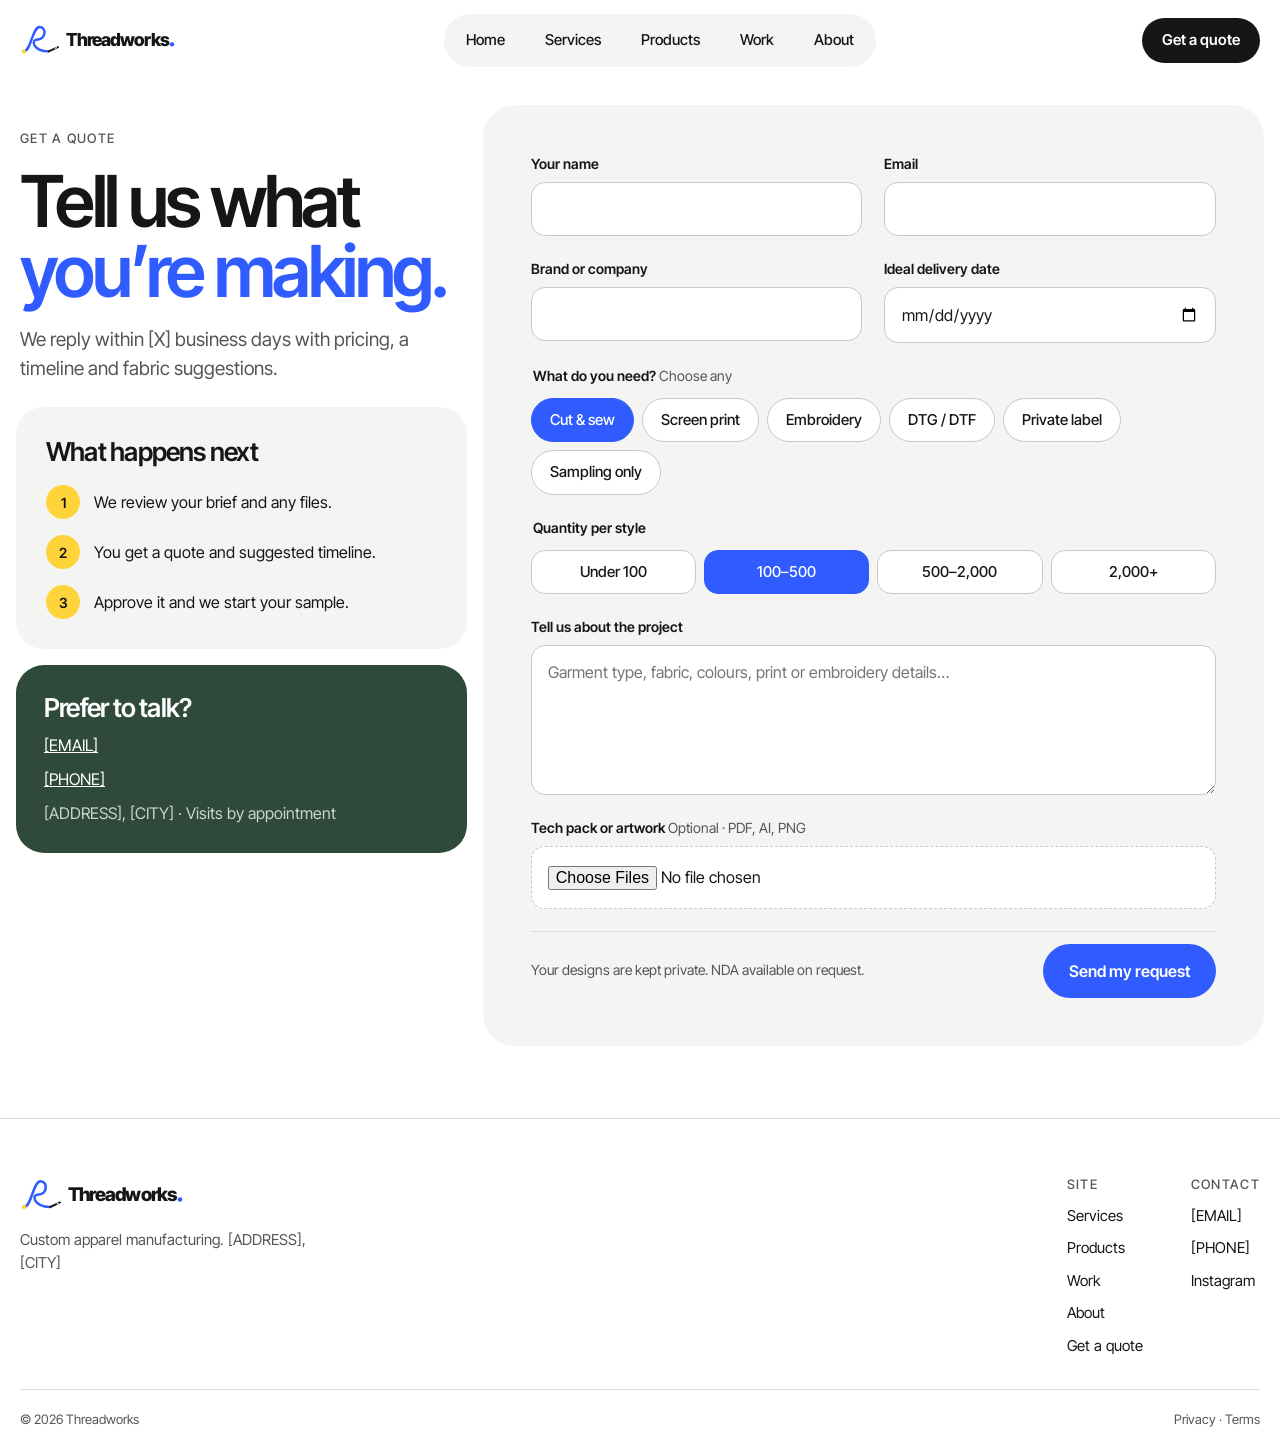
<file: quote.html>
<!doctype html>
<html lang="en">
<head>
<meta charset="utf-8">
<meta name="viewport" content="width=device-width, initial-scale=1">
<title>Get a quote — Threadworks</title>
<meta name="description" content="Tell us what you are making and get pricing and a timeline.">
<meta name="theme-color" content="#2F5BFF">
<link rel="icon" href="assets/img/favicon.svg" type="image/svg+xml">
<link rel="preconnect" href="https://fonts.googleapis.com">
<link rel="preconnect" href="https://fonts.gstatic.com" crossorigin>
<link href="https://fonts.googleapis.com/css2?family=Inter+Tight:wght@400;500;600;700;800&display=swap" rel="stylesheet">
<link rel="stylesheet" href="assets/css/style.css">
<script>document.documentElement.classList.add('js')</script>
</head>
<body>
<a class="skip" href="#main">Skip to content</a>
<header class="site-header">
  <nav class="nav" aria-label="Main">
    <a class="logo" href="index.html"><svg viewBox="0 0 580 140" role="img" aria-label="Threadworks">
<path d="M14 112 C40 112 46 22 72 22 C98 22 96 68 66 68 C36 68 50 112 104 112" fill="none" stroke="#2F5BFF" stroke-width="9" stroke-linecap="round"/>
<path d="M106 112 L140 96" stroke="#161616" stroke-width="7" stroke-linecap="round"/>
<ellipse cx="132" cy="99.5" rx="5" ry="2" transform="rotate(-25 132 99.5)" fill="#fff"/>
<circle cx="14" cy="112" r="8" fill="#FFD43B"/>
<text x="168" y="92" font-family="Inter Tight, sans-serif" font-weight="800" font-size="66" fill="#161616" letter-spacing="-3" textLength="380" lengthAdjust="spacingAndGlyphs">Threadworks</text>
<circle cx="560" cy="86" r="8" fill="#2F5BFF"/>
</svg></a>
    <div class="pill-nav" id="site-menu">
      <a href="index.html">Home</a>
      <a href="services.html">Services</a>
      <a href="products.html">Products</a>
      <a href="work.html">Work</a>
      <a href="about.html">About</a>
    </div>
    <div class="nav-cta">
      <a class="btn btn-dark btn-sm" href="quote.html" aria-current="page">Get a quote</a>
      <button class="menu-btn" type="button" aria-label="Open menu" aria-expanded="false" aria-controls="site-menu"><span></span></button>
    </div>
  </nav>
</header>
<main id="main" class="wrap">
<section style="display:flex;flex-wrap:wrap;gap:16px;align-items:flex-start;padding-top:24px">
  <div class="stack" style="flex:1 1 340px;min-width:0">
    <div class="stack" style="gap:18px;padding:24px 4px 8px">
      <span class="eyebrow in">Get a quote</span>
      <h1 class="h1 in d1" style="font-size:clamp(44px,5.6vw,84px)">Tell us what<br><span class="accent">you’re making.</span></h1>
      <p class="lead in d2" style="max-width:440px">We reply within [X] business days with pricing, a timeline and fabric suggestions.</p>
    </div>
    <div class="card in d3" style="gap:18px">
      <h2 class="h3" style="font-size:26px">What happens next</h2>
      <ol style="margin:0;padding:0;list-style:none;display:flex;flex-direction:column;gap:16px">
        <li style="display:flex;gap:14px;align-items:center"><span class="chip-num" style="width:34px;height:34px;border-radius:50%;background:#FFD43B;font-size:14px">1</span>We review your brief and any files.</li>
        <li style="display:flex;gap:14px;align-items:center"><span class="chip-num" style="width:34px;height:34px;border-radius:50%;background:#FFD43B;font-size:14px">2</span>You get a quote and suggested timeline.</li>
        <li style="display:flex;gap:14px;align-items:center"><span class="chip-num" style="width:34px;height:34px;border-radius:50%;background:#FFD43B;font-size:14px">3</span>Approve it and we start your sample.</li>
      </ol>
    </div>
    <div class="panel panel-green stack in d4" style="padding:28px;border-radius:28px;gap:10px">
      <h2 class="h3" style="font-size:26px;color:#fff">Prefer to talk?</h2>
      <a href="mailto:[EMAIL]">[EMAIL]</a><a href="tel:[PHONE]">[PHONE]</a><span style="color:#C9D6CD">[ADDRESS], [CITY] · Visits by appointment</span>
    </div>
  </div>

  <div class="form-card in d2" style="flex:2 1 560px;min-width:0">
    <!-- Enquiries are delivered by FormSubmit (formsubmit.co). After the first enquiry is confirmed,
         FormSubmit emails a random code — swap the email address below for that code to hide it. -->
    <form id="quote-form" class="form-grid" action="https://formsubmit.co/ridmaraveengamage@gmail.com" method="post" enctype="multipart/form-data" novalidate>
      <input type="hidden" name="_subject" value="New quote request — website">
      <input type="hidden" name="_template" value="table">
      <input type="hidden" name="_captcha" value="false">
      <input type="hidden" name="_next" value="https://ridmaraveengamage-cmyk.github.io/custom-apparel-site/quote.html?sent=1">
      <div class="sr-only" aria-hidden="true"><label for="q-honey">Leave this empty</label><input id="q-honey" type="text" name="_honey" tabindex="-1" autocomplete="off"></div>
      <div class="field"><label for="q-name">Your name</label><input id="q-name" name="name" type="text" autocomplete="name" required></div>
      <div class="field"><label for="q-email">Email</label><input id="q-email" name="email" type="email" autocomplete="email" required></div>
      <div class="field"><label for="q-brand">Brand or company</label><input id="q-brand" name="company" type="text" autocomplete="organization"></div>
      <div class="field"><label for="q-date">Ideal delivery date</label><input id="q-date" name="delivery_date" type="date"></div>

      <fieldset class="full" data-toggle-group>
        <legend class="legend" style="margin-bottom:12px">What do you need? <span>Choose any</span></legend>
        <input type="hidden" name="services">
        <div class="chips">
          <button class="toggle" type="button" aria-pressed="true">Cut &amp; sew</button>
          <button class="toggle" type="button" aria-pressed="false">Screen print</button>
          <button class="toggle" type="button" aria-pressed="false">Embroidery</button>
          <button class="toggle" type="button" aria-pressed="false">DTG / DTF</button>
          <button class="toggle" type="button" aria-pressed="false">Private label</button>
          <button class="toggle" type="button" aria-pressed="false">Sampling only</button>
        </div>
      </fieldset>

      <fieldset class="full" data-toggle-group data-single>
        <legend class="legend" style="margin-bottom:12px">Quantity per style</legend>
        <input type="hidden" name="quantity">
        <div class="qty-grid">
          <button class="toggle" type="button" aria-pressed="false">Under 100</button>
          <button class="toggle" type="button" aria-pressed="true">100–500</button>
          <button class="toggle" type="button" aria-pressed="false">500–2,000</button>
          <button class="toggle" type="button" aria-pressed="false">2,000+</button>
        </div>
      </fieldset>

      <div class="field full"><label for="q-msg">Tell us about the project</label><textarea id="q-msg" name="details" rows="5" placeholder="Garment type, fabric, colours, print or embroidery details…"></textarea></div>
      <div class="field full"><label for="q-file">Tech pack or artwork <span>Optional · PDF, AI, PNG</span></label><input id="q-file" name="files" type="file" multiple accept=".pdf,.ai,.png,.jpg,.jpeg,.svg"></div>

      <div class="form-foot full">
        <div class="stack" style="gap:4px">
          <span class="muted" style="font-size:14px">Your designs are kept private. NDA available on request.</span>
          <span id="form-error" class="error" role="alert"></span>
        </div>
        <button class="btn btn-blue" type="submit">Send my request</button>
      </div>
    </form>

    <div id="form-thanks" class="thanks" hidden>
      <span class="thanks-icon"><svg width="32" height="32" viewBox="0 0 24 24" fill="none" stroke="#2F5BFF" stroke-width="2.4" aria-hidden="true"><path d="M4 12l5 5L20 6"/></svg></span>
      <h2 class="h2" tabindex="-1" style="font-size:52px">Thank you.</h2>
      <p class="lead" style="max-width:420px">We’ve received your request and will be in touch within [X] business days.</p>
      <div class="hero-actions" style="justify-content:center">
        <a class="btn btn-grey" href="work.html">See our work</a>
        <button id="send-another" class="btn btn-light" type="button" style="border:1px solid #161616">Send another</button>
      </div>
    </div>
  </div>
</section>
</main>
<footer class="site-footer">
  <div class="footer-inner">
    <div class="footer-top">
      <div class="footer-brand">
        <a class="logo" href="index.html"><svg viewBox="0 0 580 140" role="img" aria-label="Threadworks">
<path d="M14 112 C40 112 46 22 72 22 C98 22 96 68 66 68 C36 68 50 112 104 112" fill="none" stroke="#2F5BFF" stroke-width="9" stroke-linecap="round"/>
<path d="M106 112 L140 96" stroke="#161616" stroke-width="7" stroke-linecap="round"/>
<ellipse cx="132" cy="99.5" rx="5" ry="2" transform="rotate(-25 132 99.5)" fill="#fff"/>
<circle cx="14" cy="112" r="8" fill="#FFD43B"/>
<text x="168" y="92" font-family="Inter Tight, sans-serif" font-weight="800" font-size="66" fill="#161616" letter-spacing="-3" textLength="380" lengthAdjust="spacingAndGlyphs">Threadworks</text>
<circle cx="560" cy="86" r="8" fill="#2F5BFF"/>
</svg></a>
        <p class="muted" style="margin:0;font-size:15px">Custom apparel manufacturing. [ADDRESS], [CITY]</p>
      </div>
      <div class="footer-cols">
        <div><span class="eyebrow">Site</span><a href="services.html">Services</a><a href="products.html">Products</a><a href="work.html">Work</a><a href="about.html">About</a><a href="quote.html">Get a quote</a></div>
        <div><span class="eyebrow">Contact</span><a href="mailto:[EMAIL]">[EMAIL]</a><a href="tel:[PHONE]">[PHONE]</a><a href="#">Instagram</a></div>
      </div>
    </div>
    <div class="footer-bottom"><span>© <span data-year>2026</span> Threadworks</span><span>Privacy · Terms</span></div>
  </div>
</footer>
<script src="assets/js/main.js"></script>
</body>
</html>
</file>
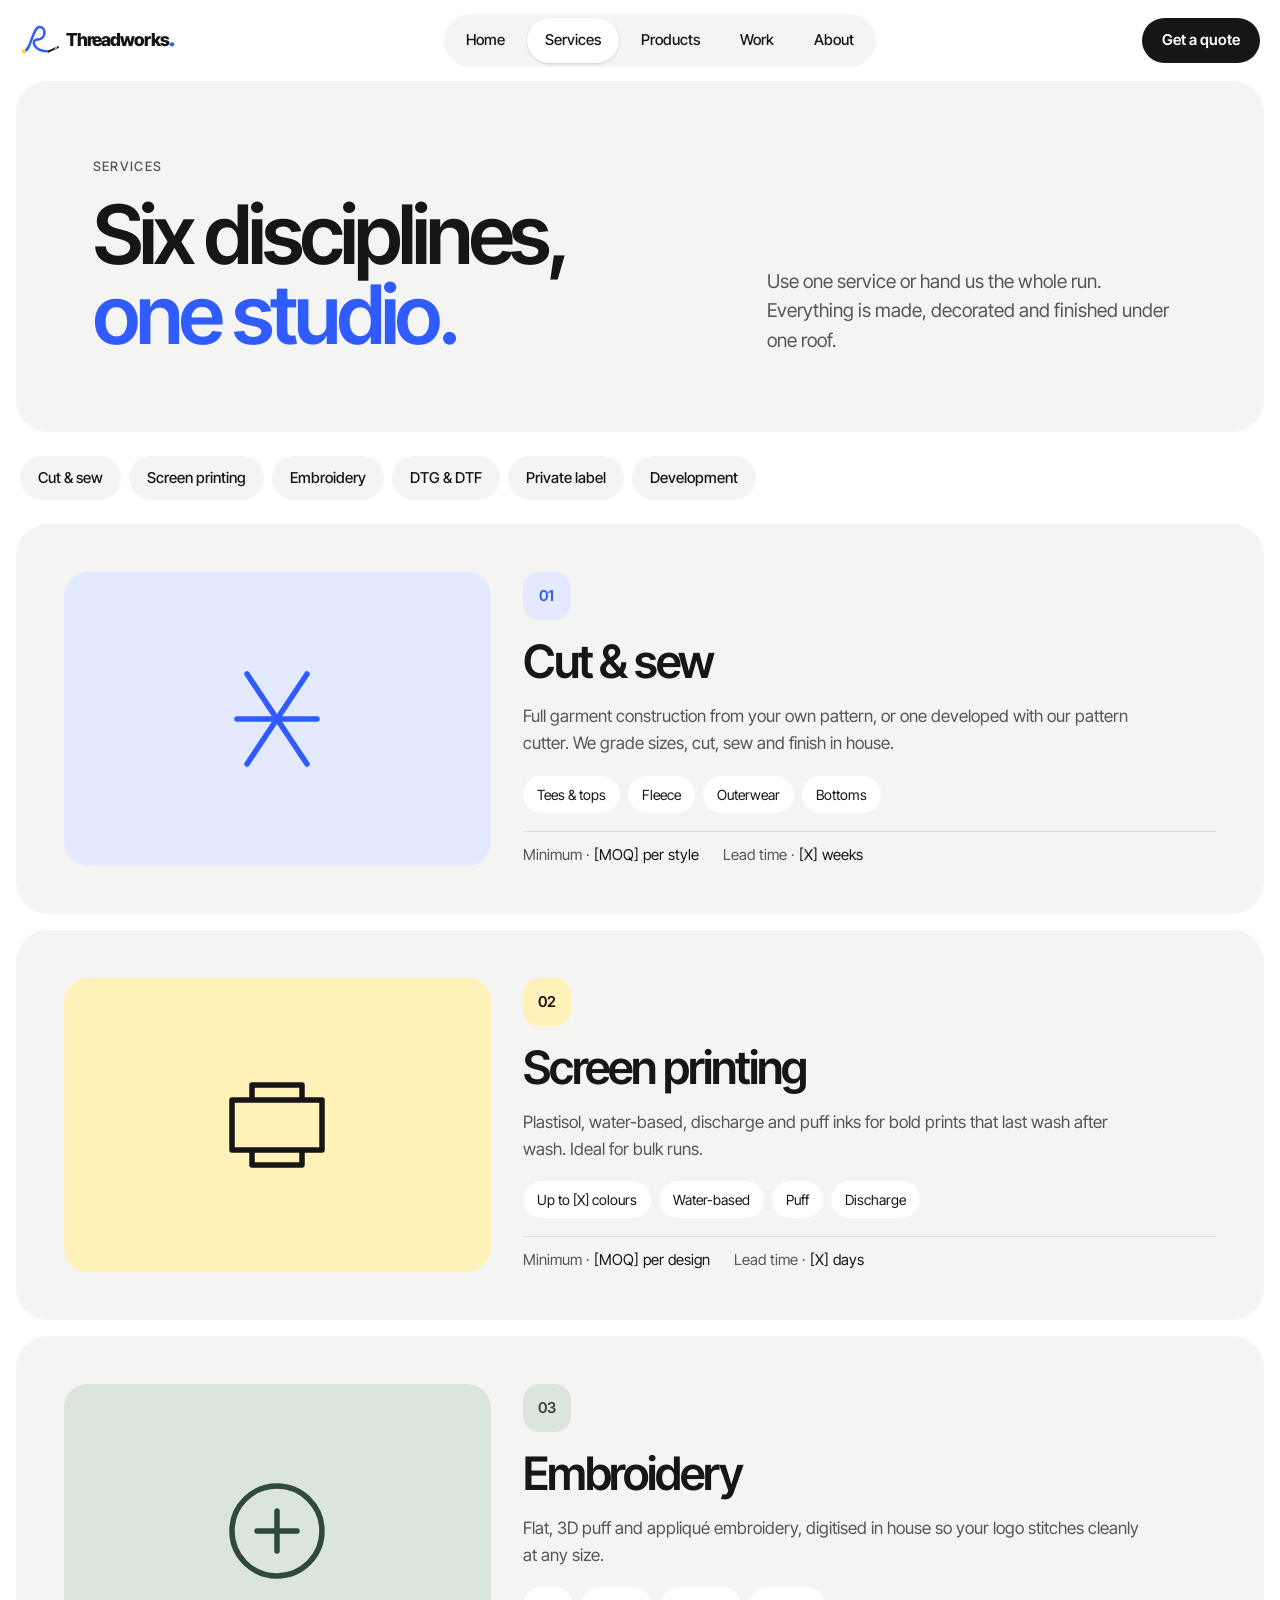
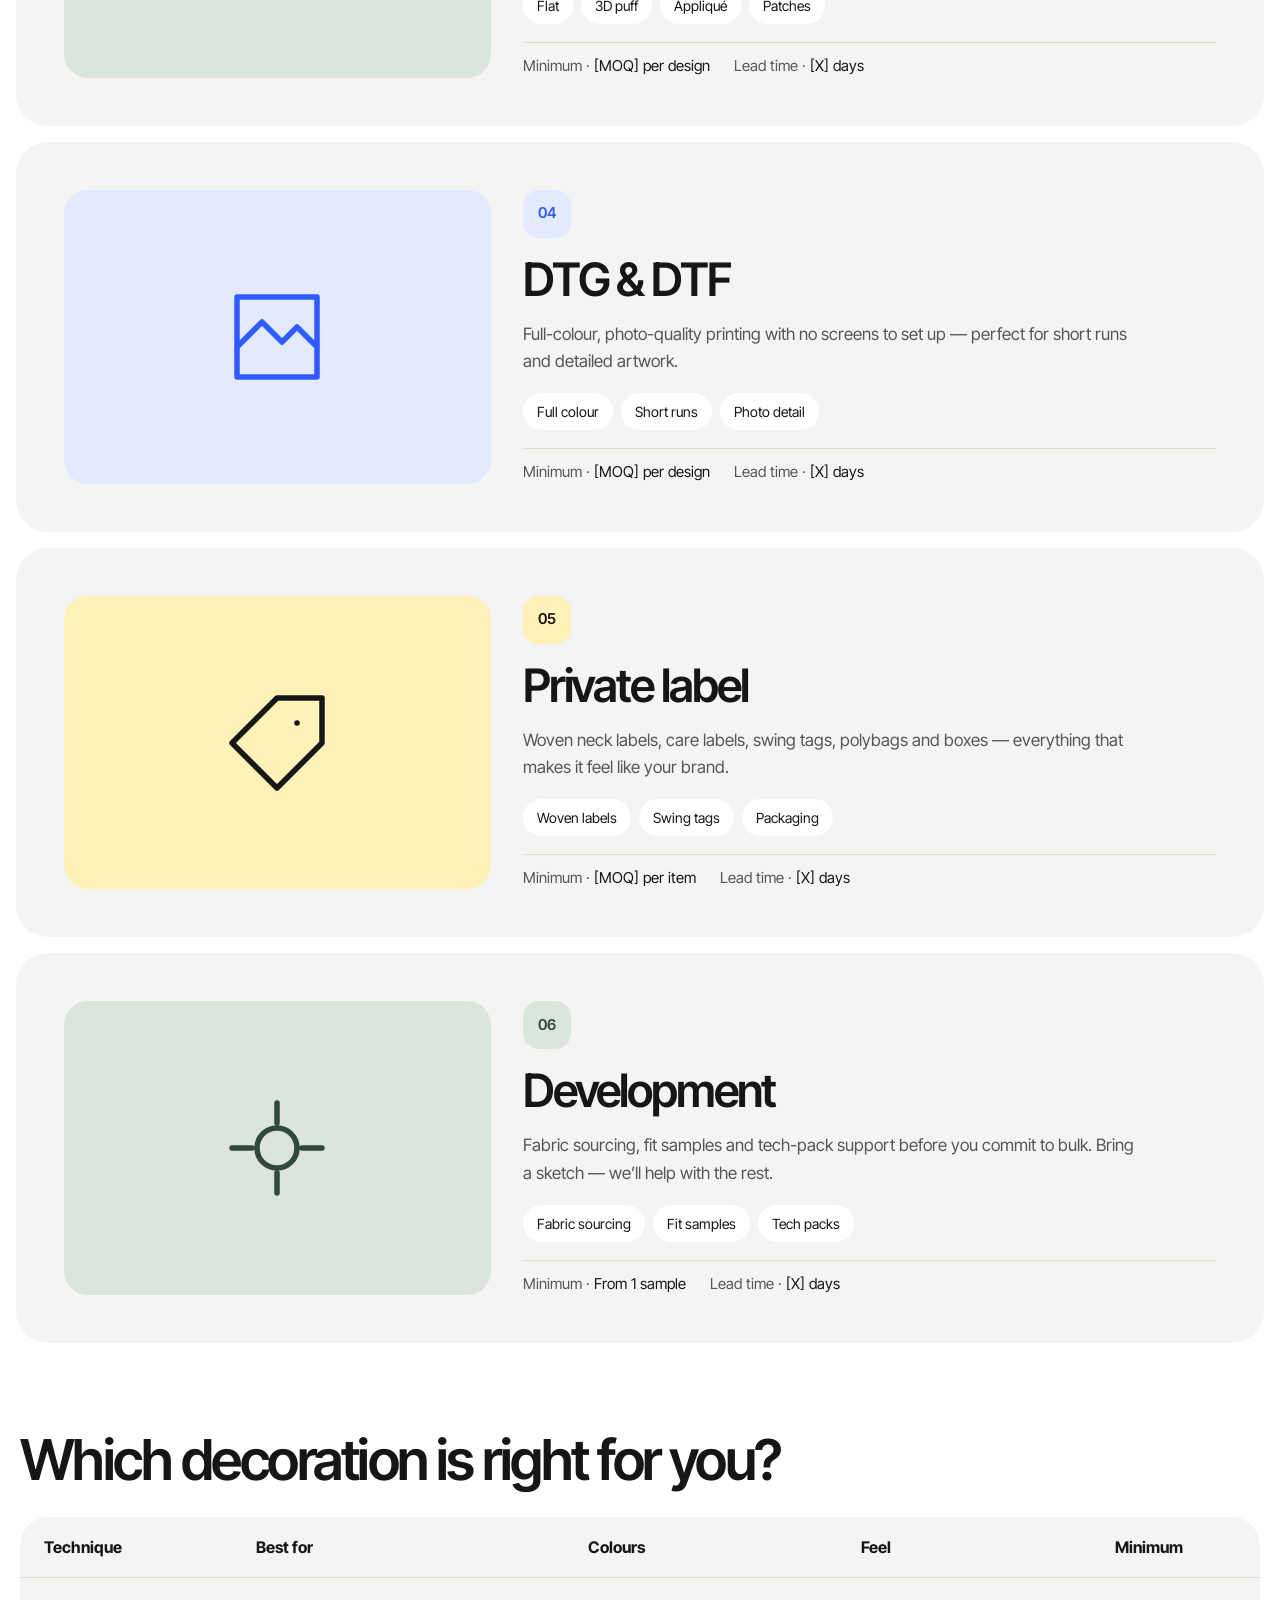
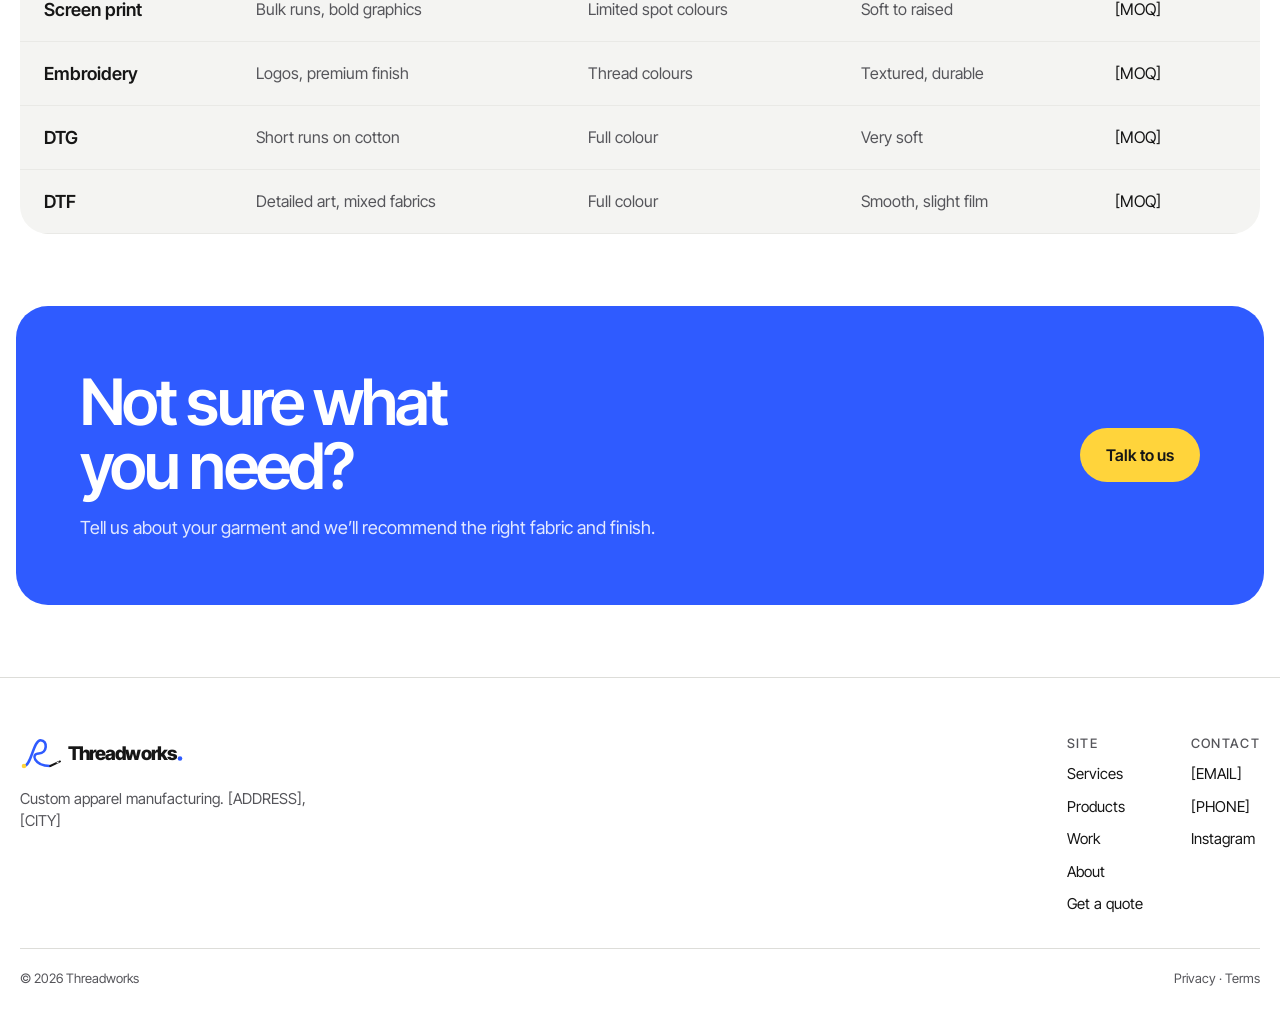
<file: services.html>
<!doctype html>
<html lang="en">
<head>
<meta charset="utf-8">
<meta name="viewport" content="width=device-width, initial-scale=1">
<title>Services — Threadworks</title>
<meta name="description" content="Cut & sew, screen printing, embroidery, DTG and DTF, private label and garment development under one roof.">
<meta name="theme-color" content="#2F5BFF">
<link rel="icon" href="assets/img/favicon.svg" type="image/svg+xml">
<link rel="preconnect" href="https://fonts.googleapis.com">
<link rel="preconnect" href="https://fonts.gstatic.com" crossorigin>
<link href="https://fonts.googleapis.com/css2?family=Inter+Tight:wght@400;500;600;700;800&display=swap" rel="stylesheet">
<link rel="stylesheet" href="assets/css/style.css">
<script>document.documentElement.classList.add('js')</script>
</head>
<body>
<a class="skip" href="#main">Skip to content</a>
<header class="site-header">
  <nav class="nav" aria-label="Main">
    <a class="logo" href="index.html"><svg viewBox="0 0 580 140" role="img" aria-label="Threadworks">
<path d="M14 112 C40 112 46 22 72 22 C98 22 96 68 66 68 C36 68 50 112 104 112" fill="none" stroke="#2F5BFF" stroke-width="9" stroke-linecap="round"/>
<path d="M106 112 L140 96" stroke="#161616" stroke-width="7" stroke-linecap="round"/>
<ellipse cx="132" cy="99.5" rx="5" ry="2" transform="rotate(-25 132 99.5)" fill="#fff"/>
<circle cx="14" cy="112" r="8" fill="#FFD43B"/>
<text x="168" y="92" font-family="Inter Tight, sans-serif" font-weight="800" font-size="66" fill="#161616" letter-spacing="-3" textLength="380" lengthAdjust="spacingAndGlyphs">Threadworks</text>
<circle cx="560" cy="86" r="8" fill="#2F5BFF"/>
</svg></a>
    <div class="pill-nav" id="site-menu">
      <a href="index.html">Home</a>
      <a href="services.html" aria-current="page">Services</a>
      <a href="products.html">Products</a>
      <a href="work.html">Work</a>
      <a href="about.html">About</a>
    </div>
    <div class="nav-cta">
      <a class="btn btn-dark btn-sm" href="quote.html">Get a quote</a>
      <button class="menu-btn" type="button" aria-label="Open menu" aria-expanded="false" aria-controls="site-menu"><span></span></button>
    </div>
  </nav>
</header>
<main id="main" class="wrap">
<header class="panel panel-grey page-head in" style="padding:clamp(32px,6vw,80px)">
  <div>
    <span class="eyebrow">Services</span>
    <h1 class="h1">Six disciplines,<br><span class="accent">one studio.</span></h1>
  </div>
  <p class="lead">Use one service or hand us the whole run. Everything is made, decorated and finished under one roof.</p>
</header>

<nav class="chips in d2" aria-label="Jump to a service" style="padding:8px 4px">
  <a class="chip" href="#cut-sew" style="text-decoration:none;display:inline-flex;align-items:center">Cut &amp; sew</a>
  <a class="chip" href="#screen" style="text-decoration:none;display:inline-flex;align-items:center">Screen printing</a>
  <a class="chip" href="#embroidery" style="text-decoration:none;display:inline-flex;align-items:center">Embroidery</a>
  <a class="chip" href="#digital" style="text-decoration:none;display:inline-flex;align-items:center">DTG &amp; DTF</a>
  <a class="chip" href="#label" style="text-decoration:none;display:inline-flex;align-items:center">Private label</a>
  <a class="chip" href="#development" style="text-decoration:none;display:inline-flex;align-items:center">Development</a>
</nav>

<section id="cut-sew" class="service reveal">
  <div class="service-art t-blue"><svg viewBox="0 0 24 24" fill="none" stroke="#2F5BFF" stroke-width="1.1" stroke-linecap="round" stroke-linejoin="round" aria-hidden="true"><path d="M6 3l12 18M18 3L6 21M4 12h16"/></svg></div>
  <div class="service-body">
    <span class="chip-num t-blue">01</span>
    <h2 class="h2" style="font-size:clamp(32px,3.6vw,50px)">Cut &amp; sew</h2>
    <p>Full garment construction from your own pattern, or one developed with our pattern cutter. We grade sizes, cut, sew and finish in house.</p>
    <div class="tags"><span>Tees &amp; tops</span><span>Fleece</span><span>Outerwear</span><span>Bottoms</span></div>
    <div class="service-meta"><span><span class="muted">Minimum · </span>[MOQ] per style</span><span><span class="muted">Lead time · </span>[X] weeks</span></div>
  </div>
</section>

<section id="screen" class="service reveal">
  <div class="service-art t-yellow"><svg viewBox="0 0 24 24" fill="none" stroke="#161616" stroke-width="1.1" stroke-linecap="round" stroke-linejoin="round" aria-hidden="true"><path d="M3 7h18v10H3zM7 7V4h10v3M7 17v3h10v-3"/></svg></div>
  <div class="service-body">
    <span class="chip-num t-yellow">02</span>
    <h2 class="h2" style="font-size:clamp(32px,3.6vw,50px)">Screen printing</h2>
    <p>Plastisol, water-based, discharge and puff inks for bold prints that last wash after wash. Ideal for bulk runs.</p>
    <div class="tags"><span>Up to [X] colours</span><span>Water-based</span><span>Puff</span><span>Discharge</span></div>
    <div class="service-meta"><span><span class="muted">Minimum · </span>[MOQ] per design</span><span><span class="muted">Lead time · </span>[X] days</span></div>
  </div>
</section>

<section id="embroidery" class="service reveal">
  <div class="service-art t-green"><svg viewBox="0 0 24 24" fill="none" stroke="#2F4A3A" stroke-width="1.1" stroke-linecap="round" stroke-linejoin="round" aria-hidden="true"><path d="M12 3a9 9 0 100 18 9 9 0 000-18zM12 8v8M8 12h8"/></svg></div>
  <div class="service-body">
    <span class="chip-num t-green">03</span>
    <h2 class="h2" style="font-size:clamp(32px,3.6vw,50px)">Embroidery</h2>
    <p>Flat, 3D puff and appliqué embroidery, digitised in house so your logo stitches cleanly at any size.</p>
    <div class="tags"><span>Flat</span><span>3D puff</span><span>Appliqué</span><span>Patches</span></div>
    <div class="service-meta"><span><span class="muted">Minimum · </span>[MOQ] per design</span><span><span class="muted">Lead time · </span>[X] days</span></div>
  </div>
</section>

<section id="digital" class="service reveal">
  <div class="service-art t-blue"><svg viewBox="0 0 24 24" fill="none" stroke="#2F5BFF" stroke-width="1.1" stroke-linecap="round" stroke-linejoin="round" aria-hidden="true"><path d="M4 4h16v16H4zM4 14l5-5 4 4 3-3 4 4"/></svg></div>
  <div class="service-body">
    <span class="chip-num t-blue">04</span>
    <h2 class="h2" style="font-size:clamp(32px,3.6vw,50px)">DTG &amp; DTF</h2>
    <p>Full-colour, photo-quality printing with no screens to set up — perfect for short runs and detailed artwork.</p>
    <div class="tags"><span>Full colour</span><span>Short runs</span><span>Photo detail</span></div>
    <div class="service-meta"><span><span class="muted">Minimum · </span>[MOQ] per design</span><span><span class="muted">Lead time · </span>[X] days</span></div>
  </div>
</section>

<section id="label" class="service reveal">
  <div class="service-art t-yellow"><svg viewBox="0 0 24 24" fill="none" stroke="#161616" stroke-width="1.1" stroke-linecap="round" stroke-linejoin="round" aria-hidden="true"><path d="M3 12l9-9h9v9l-9 9zM16 8h.01"/></svg></div>
  <div class="service-body">
    <span class="chip-num t-yellow">05</span>
    <h2 class="h2" style="font-size:clamp(32px,3.6vw,50px)">Private label</h2>
    <p>Woven neck labels, care labels, swing tags, polybags and boxes — everything that makes it feel like your brand.</p>
    <div class="tags"><span>Woven labels</span><span>Swing tags</span><span>Packaging</span></div>
    <div class="service-meta"><span><span class="muted">Minimum · </span>[MOQ] per item</span><span><span class="muted">Lead time · </span>[X] days</span></div>
  </div>
</section>

<section id="development" class="service reveal">
  <div class="service-art t-green"><svg viewBox="0 0 24 24" fill="none" stroke="#2F4A3A" stroke-width="1.1" stroke-linecap="round" stroke-linejoin="round" aria-hidden="true"><path d="M12 3v4M12 17v4M3 12h4M17 12h4M12 8a4 4 0 100 8 4 4 0 000-8z"/></svg></div>
  <div class="service-body">
    <span class="chip-num t-green">06</span>
    <h2 class="h2" style="font-size:clamp(32px,3.6vw,50px)">Development</h2>
    <p>Fabric sourcing, fit samples and tech-pack support before you commit to bulk. Bring a sketch — we’ll help with the rest.</p>
    <div class="tags"><span>Fabric sourcing</span><span>Fit samples</span><span>Tech packs</span></div>
    <div class="service-meta"><span><span class="muted">Minimum · </span>From 1 sample</span><span><span class="muted">Lead time · </span>[X] days</span></div>
  </div>
</section>

<section class="section reveal">
  <h2 class="h2">Which decoration is right for you?</h2>
  <div class="table-box">
    <table>
      <thead><tr><th scope="col">Technique</th><th scope="col">Best for</th><th scope="col">Colours</th><th scope="col">Feel</th><th scope="col">Minimum</th></tr></thead>
      <tbody>
        <tr><th scope="row">Screen print</th><td>Bulk runs, bold graphics</td><td>Limited spot colours</td><td>Soft to raised</td><td style="color:#161616">[MOQ]</td></tr>
        <tr><th scope="row">Embroidery</th><td>Logos, premium finish</td><td>Thread colours</td><td>Textured, durable</td><td style="color:#161616">[MOQ]</td></tr>
        <tr><th scope="row">DTG</th><td>Short runs on cotton</td><td>Full colour</td><td>Very soft</td><td style="color:#161616">[MOQ]</td></tr>
        <tr><th scope="row">DTF</th><td>Detailed art, mixed fabrics</td><td>Full colour</td><td>Smooth, slight film</td><td style="color:#161616">[MOQ]</td></tr>
      </tbody>
    </table>
  </div>
</section>

<section class="panel panel-blue cta reveal">
  <div>
    <h2 class="h2">Not sure what<br>you need?</h2>
    <p style="margin:0;font-size:18px">Tell us about your garment and we’ll recommend the right fabric and finish.</p>
  </div>
  <a class="btn btn-yellow" href="quote.html">Talk to us</a>
</section>
</main>
<footer class="site-footer">
  <div class="footer-inner">
    <div class="footer-top">
      <div class="footer-brand">
        <a class="logo" href="index.html"><svg viewBox="0 0 580 140" role="img" aria-label="Threadworks">
<path d="M14 112 C40 112 46 22 72 22 C98 22 96 68 66 68 C36 68 50 112 104 112" fill="none" stroke="#2F5BFF" stroke-width="9" stroke-linecap="round"/>
<path d="M106 112 L140 96" stroke="#161616" stroke-width="7" stroke-linecap="round"/>
<ellipse cx="132" cy="99.5" rx="5" ry="2" transform="rotate(-25 132 99.5)" fill="#fff"/>
<circle cx="14" cy="112" r="8" fill="#FFD43B"/>
<text x="168" y="92" font-family="Inter Tight, sans-serif" font-weight="800" font-size="66" fill="#161616" letter-spacing="-3" textLength="380" lengthAdjust="spacingAndGlyphs">Threadworks</text>
<circle cx="560" cy="86" r="8" fill="#2F5BFF"/>
</svg></a>
        <p class="muted" style="margin:0;font-size:15px">Custom apparel manufacturing. [ADDRESS], [CITY]</p>
      </div>
      <div class="footer-cols">
        <div><span class="eyebrow">Site</span><a href="services.html">Services</a><a href="products.html">Products</a><a href="work.html">Work</a><a href="about.html">About</a><a href="quote.html">Get a quote</a></div>
        <div><span class="eyebrow">Contact</span><a href="mailto:[EMAIL]">[EMAIL]</a><a href="tel:[PHONE]">[PHONE]</a><a href="#">Instagram</a></div>
      </div>
    </div>
    <div class="footer-bottom"><span>© <span data-year>2026</span> Threadworks</span><span>Privacy · Terms</span></div>
  </div>
</footer>
<script src="assets/js/main.js"></script>
</body>
</html>
</file>
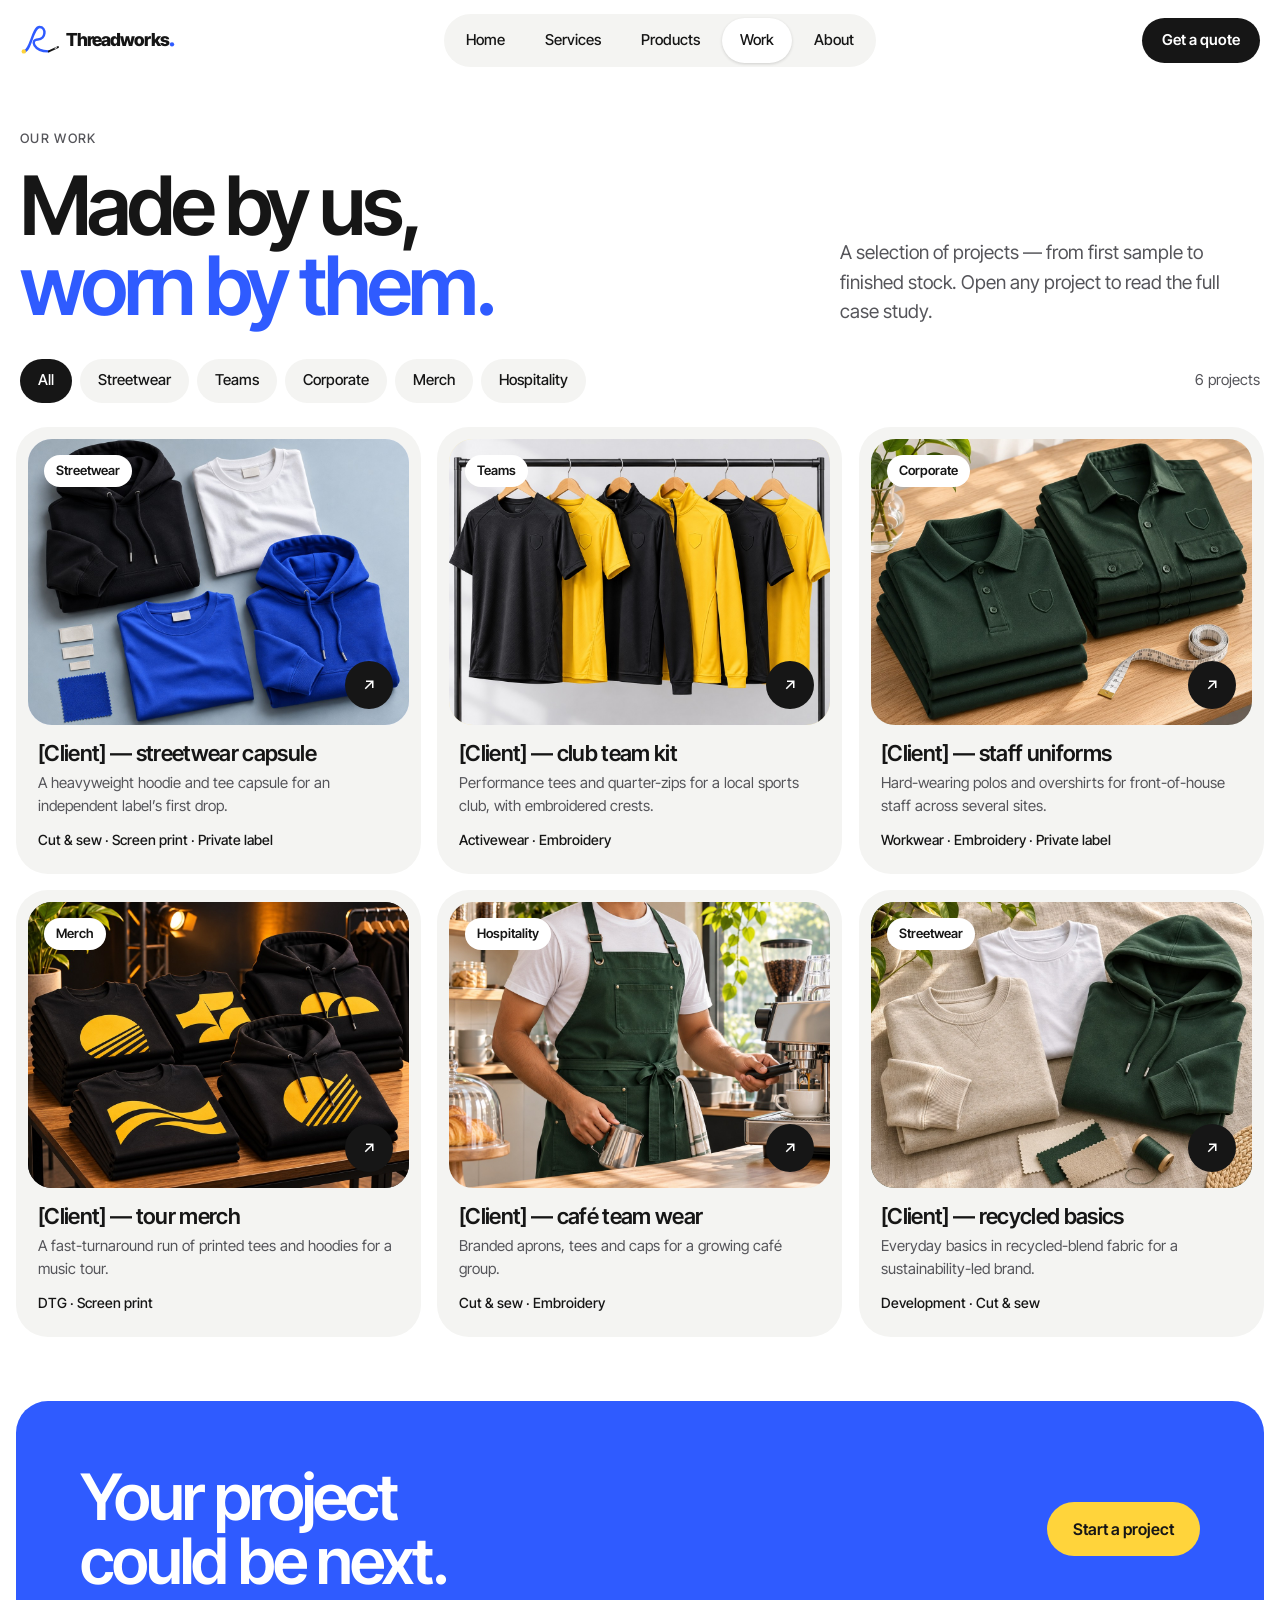
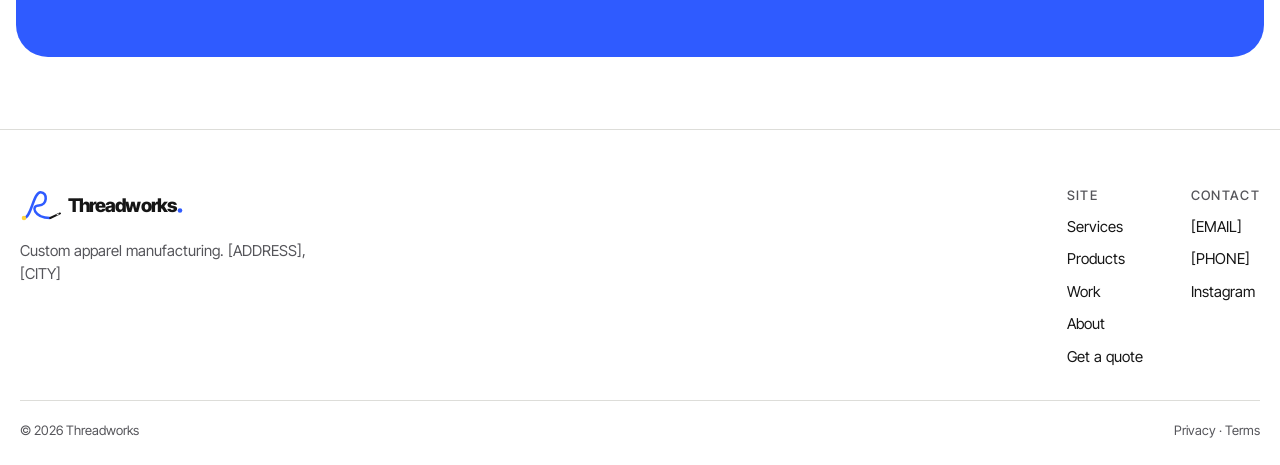
<file: work.html>
<!doctype html>
<html lang="en">
<head>
<meta charset="utf-8">
<meta name="viewport" content="width=device-width, initial-scale=1">
<title>Work & case studies — Threadworks</title>
<meta name="description" content="Apparel projects we have made for streetwear labels, teams, businesses and events.">
<meta name="theme-color" content="#2F5BFF">
<link rel="icon" href="assets/img/favicon.svg" type="image/svg+xml">
<link rel="preconnect" href="https://fonts.googleapis.com">
<link rel="preconnect" href="https://fonts.gstatic.com" crossorigin>
<link href="https://fonts.googleapis.com/css2?family=Inter+Tight:wght@400;500;600;700;800&display=swap" rel="stylesheet">
<link rel="stylesheet" href="assets/css/style.css">
<script>document.documentElement.classList.add('js')</script>
</head>
<body>
<a class="skip" href="#main">Skip to content</a>
<header class="site-header">
  <nav class="nav" aria-label="Main">
    <a class="logo" href="index.html"><svg viewBox="0 0 580 140" role="img" aria-label="Threadworks">
<path d="M14 112 C40 112 46 22 72 22 C98 22 96 68 66 68 C36 68 50 112 104 112" fill="none" stroke="#2F5BFF" stroke-width="9" stroke-linecap="round"/>
<path d="M106 112 L140 96" stroke="#161616" stroke-width="7" stroke-linecap="round"/>
<ellipse cx="132" cy="99.5" rx="5" ry="2" transform="rotate(-25 132 99.5)" fill="#fff"/>
<circle cx="14" cy="112" r="8" fill="#FFD43B"/>
<text x="168" y="92" font-family="Inter Tight, sans-serif" font-weight="800" font-size="66" fill="#161616" letter-spacing="-3" textLength="380" lengthAdjust="spacingAndGlyphs">Threadworks</text>
<circle cx="560" cy="86" r="8" fill="#2F5BFF"/>
</svg></a>
    <div class="pill-nav" id="site-menu">
      <a href="index.html">Home</a>
      <a href="services.html">Services</a>
      <a href="products.html">Products</a>
      <a href="work.html" aria-current="page">Work</a>
      <a href="about.html">About</a>
    </div>
    <div class="nav-cta">
      <a class="btn btn-dark btn-sm" href="quote.html">Get a quote</a>
      <button class="menu-btn" type="button" aria-label="Open menu" aria-expanded="false" aria-controls="site-menu"><span></span></button>
    </div>
  </nav>
</header>
<main id="main" class="wrap">
<header class="page-head">
  <div>
    <span class="eyebrow in">Our work</span>
    <h1 class="h1 in d1">Made by us,<br><span class="accent">worn by them.</span></h1>
  </div>
  <p class="lead in d2">A selection of projects — from first sample to finished stock. Open any project to read the full case study.</p>
</header>

<div class="filters in d3" role="group" aria-label="Filter projects" data-filter-target="#projects" data-count-target="#project-count" data-noun="project">
  <div class="chips">
    <button class="chip" type="button" data-filter="All" aria-pressed="true">All</button>
    <button class="chip" type="button" data-filter="Streetwear" aria-pressed="false">Streetwear</button>
    <button class="chip" type="button" data-filter="Teams" aria-pressed="false">Teams</button>
    <button class="chip" type="button" data-filter="Corporate" aria-pressed="false">Corporate</button>
    <button class="chip" type="button" data-filter="Merch" aria-pressed="false">Merch</button>
    <button class="chip" type="button" data-filter="Hospitality" aria-pressed="false">Hospitality</button>
  </div>
  <span id="project-count" class="muted" style="font-size:15px" aria-live="polite"></span>
</div>

<!-- Cards are generated from assets/js/data.js -->
<section aria-label="Projects">
  <div id="projects" class="grid grid-fill" style="grid-template-columns:repeat(auto-fill,minmax(min(100%,360px),1fr))"></div>
</section>

<section class="panel panel-blue cta reveal">
  <div>
    <h2 class="h2">Your project<br>could be next.</h2>
  </div>
  <a class="btn btn-yellow" href="quote.html">Start a project</a>
</section>
</main>
<footer class="site-footer">
  <div class="footer-inner">
    <div class="footer-top">
      <div class="footer-brand">
        <a class="logo" href="index.html"><svg viewBox="0 0 580 140" role="img" aria-label="Threadworks">
<path d="M14 112 C40 112 46 22 72 22 C98 22 96 68 66 68 C36 68 50 112 104 112" fill="none" stroke="#2F5BFF" stroke-width="9" stroke-linecap="round"/>
<path d="M106 112 L140 96" stroke="#161616" stroke-width="7" stroke-linecap="round"/>
<ellipse cx="132" cy="99.5" rx="5" ry="2" transform="rotate(-25 132 99.5)" fill="#fff"/>
<circle cx="14" cy="112" r="8" fill="#FFD43B"/>
<text x="168" y="92" font-family="Inter Tight, sans-serif" font-weight="800" font-size="66" fill="#161616" letter-spacing="-3" textLength="380" lengthAdjust="spacingAndGlyphs">Threadworks</text>
<circle cx="560" cy="86" r="8" fill="#2F5BFF"/>
</svg></a>
        <p class="muted" style="margin:0;font-size:15px">Custom apparel manufacturing. [ADDRESS], [CITY]</p>
      </div>
      <div class="footer-cols">
        <div><span class="eyebrow">Site</span><a href="services.html">Services</a><a href="products.html">Products</a><a href="work.html">Work</a><a href="about.html">About</a><a href="quote.html">Get a quote</a></div>
        <div><span class="eyebrow">Contact</span><a href="mailto:[EMAIL]">[EMAIL]</a><a href="tel:[PHONE]">[PHONE]</a><a href="#">Instagram</a></div>
      </div>
    </div>
    <div class="footer-bottom"><span>© <span data-year>2026</span> Threadworks</span><span>Privacy · Terms</span></div>
  </div>
</footer>
<script src="assets/js/data.js"></script>
<script src="assets/js/main.js"></script>
</body>
</html>
</file>
<file: assets/css/style.css>
/* Threadworks — custom apparel site
   Brand: Thread Blue, Signal Yellow, Studio Green, Ink Black, White
   Font: Inter Tight */

:root {
  --blue: #2F5BFF;
  --blue-dark: #1F45E0;
  --yellow: #FFD43B;
  --green: #2F4A3A;
  --green-2: #3A5747;
  --ink: #161616;
  --white: #FFFFFF;
  --grey: #F4F4F2;
  --grey-2: #E9E9E6;
  --line: #DDDDD9;
  --muted: #55555A;
  --muted-2: #8A8A8E;
  --on-green: #C9D6CD;
  --on-blue: #E3E9FF;
  --tint-blue: #E3E9FF;
  --tint-yellow: #FFF1B8;
  --tint-green: #DCE5DD;
  --radius-xl: 32px;
  --radius-lg: 28px;
  --radius-md: 24px;
  --radius-sm: 16px;
  --ease: cubic-bezier(.2, .7, .2, 1);
  --font: "Inter Tight", Inter, system-ui, -apple-system, "Segoe UI", sans-serif;
}

*, *::before, *::after { box-sizing: border-box; }
[hidden] { display: none !important; }
html { scroll-behavior: smooth; -webkit-text-size-adjust: 100%; }
body { margin: 0; background: var(--white); color: var(--ink); font-family: var(--font); font-size: 16px; line-height: 1.5; -webkit-font-smoothing: antialiased; }
img { max-width: 100%; display: block; }
a { color: var(--ink); }
a:hover { color: var(--muted); }
button, input, select, textarea { font: inherit; color: inherit; }
:focus-visible { outline: 3px solid var(--blue); outline-offset: 3px; border-radius: 8px; }
.sr-only { position: absolute; width: 1px; height: 1px; padding: 0; margin: -1px; overflow: hidden; clip: rect(0 0 0 0); white-space: nowrap; border: 0; }
.skip { position: absolute; left: 16px; top: -60px; background: var(--ink); color: var(--white); padding: 12px 18px; border-radius: 999px; z-index: 100; text-decoration: none; }
.skip:focus { top: 16px; color: var(--white); }

.wrap { max-width: 1300px; margin: 0 auto; padding: 0 16px; }
main.wrap { display: flex; flex-direction: column; gap: 16px; padding-bottom: 16px; }

/* ---------- Type ---------- */
.h1 { margin: 0; font-weight: 600; font-size: clamp(44px, 6.4vw, 96px); line-height: 0.98; letter-spacing: -0.05em; }
.h2 { margin: 0; font-weight: 600; font-size: clamp(34px, 4.4vw, 60px); line-height: 1.02; letter-spacing: -0.045em; }
.h3 { margin: 0; font-weight: 600; font-size: 24px; letter-spacing: -0.03em; line-height: 1.15; }
.lead { margin: 0; font-size: 19px; line-height: 1.55; color: var(--muted); max-width: 540px; }
.muted { color: var(--muted); }
.eyebrow { font-size: 13px; letter-spacing: 0.1em; text-transform: uppercase; color: var(--muted); font-weight: 500; }
.accent { color: var(--blue); }
.section-head { display: flex; flex-wrap: wrap; justify-content: space-between; align-items: flex-end; gap: 16px; }
.link-arrow { font-weight: 600; padding: 12px 0; display: inline-block; }

/* ---------- Header ---------- */
.site-header { position: sticky; top: 0; z-index: 50; background: rgba(255, 255, 255, .86); backdrop-filter: saturate(1.4) blur(14px); -webkit-backdrop-filter: saturate(1.4) blur(14px); transition: box-shadow .3s; }
.site-header.scrolled { box-shadow: 0 1px 0 var(--line); }
.nav { display: flex; align-items: center; justify-content: space-between; gap: 12px; padding: 14px 20px; max-width: 1300px; margin: 0 auto; }
.logo { display: inline-flex; align-items: center; text-decoration: none; }
.logo svg { height: 38px; width: auto; display: block; }
.pill-nav { display: flex; gap: 4px; background: var(--grey); border-radius: 999px; padding: 4px; font-size: 15px; font-weight: 500; }
.pill-nav a { text-decoration: none; padding: 11px 18px; border-radius: 999px; transition: background-color .2s, box-shadow .2s; }
.pill-nav a:hover { background: var(--grey-2); color: var(--ink); }
.pill-nav a[aria-current="page"] { background: var(--white); box-shadow: 0 1px 3px rgba(22, 22, 22, .16); }
.nav-cta { display: flex; gap: 8px; align-items: center; }
.menu-btn { display: none; width: 48px; height: 48px; border-radius: 50%; border: 0; background: var(--grey); cursor: pointer; align-items: center; justify-content: center; }
.menu-btn span, .menu-btn span::before, .menu-btn span::after { display: block; width: 18px; height: 2px; background: var(--ink); border-radius: 2px; position: relative; transition: transform .3s var(--ease), background-color .2s; content: ""; }
.menu-btn span::before { position: absolute; top: -6px; }
.menu-btn span::after { position: absolute; top: 6px; }
.menu-open .menu-btn span { background: transparent; }
.menu-open .menu-btn span::before { transform: translateY(6px) rotate(45deg); }
.menu-open .menu-btn span::after { transform: translateY(-6px) rotate(-45deg); }

@media (max-width: 900px) {
  .menu-btn { display: inline-flex; }
  .nav { flex-wrap: wrap; }
  .pill-nav { order: 3; width: 100%; flex-direction: column; gap: 6px; background: transparent; border-radius: 0; padding: 0; max-height: 0; overflow: hidden; opacity: 0; transition: max-height .45s var(--ease), opacity .3s, padding .3s; }
  .pill-nav a { padding: 16px 18px; font-size: 18px; background: var(--grey); border-radius: 16px; }
  .pill-nav a[aria-current="page"] { background: var(--ink); color: var(--white); box-shadow: none; }
  .menu-open .pill-nav { max-height: 420px; opacity: 1; padding: 8px 0 12px; }
  .nav-cta .btn { padding: 12px 18px; }
  .logo svg { height: 32px; }
}

/* ---------- Buttons ---------- */
.btn { display: inline-flex; align-items: center; justify-content: center; gap: 8px; min-height: 48px; padding: 15px 26px; border-radius: 999px; border: 0; font-weight: 600; font-size: 16px; text-decoration: none; cursor: pointer; transition: transform .2s var(--ease), background-color .2s, box-shadow .2s, filter .2s; white-space: nowrap; }
.btn:hover { transform: translateY(-2px); }
.btn:active { transform: translateY(0) scale(.98); }
.btn svg { width: 18px; height: 18px; flex-shrink: 0; transition: transform .25s var(--ease); }
.btn:hover svg { transform: translate(2px, -2px); }
.btn-blue { background: var(--blue); color: var(--white); }
.btn-blue:hover { background: var(--blue-dark); color: var(--white); box-shadow: 0 10px 24px rgba(47, 91, 255, .28); }
.btn-yellow { background: var(--yellow); color: var(--ink); }
.btn-yellow:hover { color: var(--ink); filter: brightness(1.04); box-shadow: 0 10px 24px rgba(22, 22, 22, .14); }
.btn-dark { background: var(--ink); color: var(--white); }
.btn-dark:hover { color: var(--white); background: #2A2A2A; }
.btn-light { background: var(--white); color: var(--ink); }
.btn-light:hover { color: var(--ink); }
.btn-grey { background: var(--grey); color: var(--ink); }
.btn-grey:hover { color: var(--ink); background: var(--grey-2); }
.btn-sm { min-height: 44px; padding: 11px 20px; font-size: 15px; }

/* ---------- Surfaces ---------- */
.card { background: var(--grey); border-radius: var(--radius-lg); padding: 30px; display: flex; flex-direction: column; gap: 14px; text-decoration: none; color: var(--ink); }
.card p { margin: 0; color: var(--muted); }
.panel { border-radius: var(--radius-xl); padding: clamp(32px, 5vw, 64px); }
.panel-grey { background: var(--grey); }
.panel-green { background: var(--green); color: var(--white); }
.panel-green a { color: var(--white); }
.panel-green .muted, .panel-green p { color: var(--on-green); }
.panel-blue { background: var(--blue); color: var(--white); }
.panel-blue p { color: var(--on-blue); }
.badge { display: inline-flex; align-items: center; gap: 8px; align-self: flex-start; border-radius: 999px; padding: 8px 14px; font-size: 14px; font-weight: 500; background: var(--white); }
.badge-yellow { background: var(--yellow); }
.chip-num { width: 48px; height: 48px; border-radius: var(--radius-sm); display: inline-flex; align-items: center; justify-content: center; font-weight: 600; font-size: 15px; flex-shrink: 0; }
.t-blue { background: var(--tint-blue); color: var(--blue); }
.t-yellow { background: var(--tint-yellow); color: var(--ink); }
.t-green { background: var(--tint-green); color: var(--green); }
.t-grey { background: var(--grey-2); color: var(--ink); }

.grid { display: grid; gap: 16px; grid-template-columns: repeat(auto-fit, minmax(min(100%, 280px), 1fr)); }
.grid-wide { grid-template-columns: repeat(auto-fit, minmax(min(100%, 340px), 1fr)); }
.grid-fill { grid-template-columns: repeat(auto-fill, minmax(min(100%, 280px), 1fr)); }
.stack { display: flex; flex-direction: column; gap: 16px; }
.section { padding: 72px 4px 8px; display: flex; flex-direction: column; gap: 28px; }
.section-tight { padding-top: 40px; }

/* Garment art (stand-in for photos) */
.art { border-radius: var(--radius-lg); display: flex; align-items: center; justify-content: center; overflow: hidden; position: relative; }
.art svg { width: 58%; height: auto; transition: transform .7s var(--ease); }
.art img { width: 100%; height: 100%; object-fit: cover; position: absolute; inset: 0; transition: transform .7s var(--ease); }
.art .tag { position: absolute; top: 16px; left: 16px; background: var(--white); border-radius: 999px; padding: 6px 12px; font-size: 13px; font-weight: 600; z-index: 1; }
.ar-1 { aspect-ratio: 1 / 1; }
.ar-43 { aspect-ratio: 4 / 3; }
.ar-45 { aspect-ratio: 4 / 5; }

/* ---------- Motion ---------- */
@keyframes up { from { opacity: 0; transform: translateY(28px); } to { opacity: 1; transform: none; } }
@keyframes pop { from { opacity: 0; transform: scale(.96); } to { opacity: 1; transform: none; } }
@keyframes marquee { from { transform: translateX(0); } to { transform: translateX(-50%); } }
@keyframes progress { from { transform: scaleX(0); } to { transform: scaleX(1); } }
@keyframes pulse { 0%, 100% { opacity: 1; } 50% { opacity: .3; } }

.in { animation: up .9s var(--ease) both; }
.d1 { animation-delay: .1s; } .d2 { animation-delay: .2s; } .d3 { animation-delay: .3s; } .d4 { animation-delay: .4s; }
.js .reveal { opacity: 0; transform: translateY(32px); transition: opacity .9s var(--ease), transform .9s var(--ease); }
.js .reveal.visible { opacity: 1; transform: none; }
.js .reveal-stagger > * { opacity: 0; transform: translateY(24px); transition: opacity .7s var(--ease), transform .7s var(--ease); }
.js .reveal-stagger.visible > * { opacity: 1; transform: none; }
.reveal-stagger.visible > *:nth-child(2) { transition-delay: .08s; }
.reveal-stagger.visible > *:nth-child(3) { transition-delay: .16s; }
.reveal-stagger.visible > *:nth-child(4) { transition-delay: .24s; }
.reveal-stagger.visible > *:nth-child(5) { transition-delay: .32s; }
.reveal-stagger.visible > *:nth-child(6) { transition-delay: .4s; }
.reveal-stagger.visible > *:nth-child(n+7) { transition-delay: .48s; }
.lift { transition: transform .35s var(--ease), box-shadow .35s; }
.lift:hover { transform: translateY(-6px); box-shadow: 0 18px 40px rgba(22, 22, 22, .10); }
.zoom:hover .art svg, .zoom:hover .art img { transform: scale(1.07); }
.pulse { animation: pulse 1.8s ease-in-out infinite; }
.pop { animation: pop .6s var(--ease) both; }

/* ---------- Hero ---------- */
.hero { display: grid; gap: 16px; grid-template-columns: repeat(auto-fit, minmax(min(100%, 380px), 1fr)); padding-top: 8px; }
.hero-text { background: var(--grey); border-radius: var(--radius-xl); padding: clamp(28px, 5vw, 60px); display: flex; flex-direction: column; justify-content: space-between; gap: 40px; min-height: 620px; }
.hero-text .h1 span { display: block; }
.hero-actions { display: flex; flex-wrap: wrap; gap: 10px; }
.stats { display: grid; grid-template-columns: repeat(3, minmax(0, 1fr)); gap: 10px; }
.stat { background: var(--white); border-radius: 20px; padding: 18px; display: flex; flex-direction: column; gap: 2px; }
.stat strong { font-weight: 600; font-size: 26px; letter-spacing: -0.03em; }
.stat span { font-size: 13px; color: var(--muted); }
@media (max-width: 520px) { .stats { grid-template-columns: 1fr 1fr; } .hero-text { min-height: 0; } }

/* Slideshow */
.slideshow { position: relative; border-radius: var(--radius-xl); overflow: hidden; min-height: 620px; background: var(--ink); margin: 0; }
.slide { position: absolute; inset: 0; opacity: 0; transform: scale(1.08); transition: opacity 1s ease, transform 1.8s var(--ease); display: flex; align-items: center; justify-content: center; }
.slide.active { opacity: 1; transform: scale(1); }
.slide svg { width: 56%; max-width: 340px; height: auto; }
.slide img { position: absolute; inset: 0; width: 100%; height: 100%; object-fit: cover; }
.slide-top, .slide-bottom { position: absolute; left: 20px; right: 20px; display: flex; justify-content: space-between; align-items: center; gap: 12px; z-index: 2; }
.slide-top { top: 20px; }
.slide-bottom { bottom: 20px; }
.slide-caption { background: var(--white); border-radius: 999px; padding: 8px 14px; font-size: 14px; font-weight: 600; transition: opacity .3s; }
.slide-count { background: var(--ink); color: var(--white); border-radius: 999px; padding: 8px 14px; font-size: 13px; font-weight: 600; letter-spacing: 0.04em; }
.dots { display: flex; gap: 8px; align-items: center; background: var(--white); border-radius: 999px; padding: 0 12px; }
.dot { position: relative; overflow: hidden; width: 10px; height: 10px; margin: 19px 0; padding: 0; border: 0; border-radius: 999px; background: var(--line); cursor: pointer; transition: width .35s var(--ease); }
.dot::before { content: ""; position: absolute; inset: -17px -4px; }
.dot.active { width: 40px; }
.dot.active::after { content: ""; position: absolute; inset: 0; background: var(--ink); transform-origin: left; animation: progress var(--slide-time, 4s) linear both; }
.slideshow.paused .dot.active::after { animation-play-state: paused; }
.arrows { display: flex; gap: 8px; }
.arrow { width: 48px; height: 48px; border-radius: 50%; border: 0; background: var(--white); cursor: pointer; display: inline-flex; align-items: center; justify-content: center; transition: transform .2s var(--ease); }
.arrow:hover { transform: scale(1.06); }
.arrow.next { background: var(--yellow); }
.arrow svg { width: 20px; height: 20px; }
@media (max-width: 520px) { .slideshow { min-height: 440px; } }

/* Marquee */
.marquee { display: flex; align-items: center; gap: 32px; padding: 32px 4px; overflow: hidden; }
.marquee-label { flex-shrink: 0; color: var(--muted); font-size: 15px; }
.marquee-track { flex: 1; min-width: 0; overflow: hidden; -webkit-mask-image: linear-gradient(90deg, transparent, #000 8%, #000 92%, transparent); mask-image: linear-gradient(90deg, transparent, #000 8%, #000 92%, transparent); }
.marquee-row { display: flex; gap: 64px; width: max-content; animation: marquee 32s linear infinite; }
.marquee-row span { font-weight: 700; font-size: 20px; color: var(--muted-2); white-space: nowrap; }
.marquee:hover .marquee-row { animation-play-state: paused; }
@media (max-width: 640px) { .marquee { flex-direction: column; align-items: flex-start; gap: 16px; } .marquee-track { width: 100%; } }

/* Process */
.steps { list-style: none; margin: 0; padding: 0; display: grid; gap: 16px; grid-template-columns: repeat(auto-fit, minmax(min(100%, 230px), 1fr)); }
.step { background: var(--green-2); border-radius: var(--radius-md); padding: 26px; display: flex; flex-direction: column; gap: 12px; }
.step .pill { align-self: flex-start; background: var(--yellow); color: var(--ink); border-radius: 999px; padding: 6px 12px; font-size: 13px; font-weight: 600; }
.step p { margin: 0; }

/* Page header */
.page-head { display: flex; flex-wrap: wrap; justify-content: space-between; align-items: flex-end; gap: 24px; padding: 48px 4px 16px; }
.page-head > div { display: flex; flex-direction: column; gap: 18px; }
.page-head .lead { max-width: 420px; }

/* Filters */
.filters { display: flex; flex-wrap: wrap; align-items: center; justify-content: space-between; gap: 12px; padding: 0 4px 8px; }
.chips { display: flex; flex-wrap: wrap; gap: 8px; }
.chip { min-height: 44px; padding: 10px 18px; border-radius: 999px; border: 0; background: var(--grey); font-size: 15px; font-weight: 500; cursor: pointer; transition: background-color .2s, color .2s, transform .2s; }
.chip:hover { background: var(--grey-2); }
.chip[aria-pressed="true"] { background: var(--ink); color: var(--white); }
.chip:active { transform: scale(.97); }
.is-hidden { display: none !important; }

/* Product card */
.product { background: var(--grey); border-radius: var(--radius-lg); padding: 12px; display: flex; flex-direction: column; gap: 14px; }
.product .art { border-radius: 20px; }
.product-body { padding: 4px 10px 10px; display: flex; flex-direction: column; gap: 8px; }
.product-row { display: flex; justify-content: space-between; align-items: baseline; gap: 12px; }
.swatches { display: flex; gap: 6px; padding-top: 4px; }
.swatches i { width: 18px; height: 18px; border-radius: 50%; border: 1px solid var(--line); display: inline-block; }

/* Service rows */
.service { background: var(--grey); border-radius: var(--radius-xl); padding: clamp(24px, 4vw, 48px); display: flex; flex-wrap: wrap; gap: 32px; scroll-margin-top: 100px; }
.service-art { flex: 1 1 300px; min-height: 280px; border-radius: var(--radius-md); display: flex; align-items: center; justify-content: center; }
.service-art svg { width: 120px; height: 120px; }
.service-body { flex: 2 1 440px; min-width: 0; display: flex; flex-direction: column; gap: 18px; justify-content: center; }
.service-body p { margin: 0; color: var(--muted); font-size: 17px; line-height: 1.6; max-width: 620px; }
.tags { display: flex; flex-wrap: wrap; gap: 8px; }
.tags span { background: var(--white); border-radius: 999px; padding: 8px 14px; font-size: 14px; }
.service-meta { display: flex; flex-wrap: wrap; gap: 24px; padding-top: 12px; border-top: 1px solid var(--line); font-size: 15px; }

/* Table */
.table-box { background: var(--grey); border-radius: var(--radius-lg); overflow-x: auto; }
table { width: 100%; min-width: 720px; border-collapse: collapse; text-align: left; }
th, td { padding: 18px 24px; }
thead tr { border-bottom: 1px solid var(--line); }
tbody tr { border-bottom: 1px solid var(--grey-2); transition: background-color .2s; }
tbody tr:hover { background: var(--white); }
tbody th { font-weight: 600; font-size: 18px; }
td { color: var(--muted); }

/* FAQ */
.faq details { background: var(--grey); border-radius: 22px; padding: 0 26px; transition: background-color .2s; }
.faq details[open] { background: var(--grey-2); }
.faq summary { list-style: none; cursor: pointer; padding: 22px 0; display: flex; justify-content: space-between; align-items: center; gap: 16px; font-size: 18px; font-weight: 500; }
.faq summary::-webkit-details-marker { display: none; }
.faq summary svg { width: 20px; height: 20px; flex-shrink: 0; transition: transform .3s var(--ease); }
.faq details[open] summary svg { transform: rotate(45deg); }
.faq details p { margin: 0; padding: 0 0 22px; color: var(--muted); line-height: 1.6; }

/* Form */
.form-card { background: var(--grey); border-radius: var(--radius-xl); padding: clamp(24px, 4vw, 48px); }
.form-grid { display: grid; gap: 22px; grid-template-columns: repeat(auto-fit, minmax(min(100%, 220px), 1fr)); }
.full { grid-column: 1 / -1; }
.field { display: flex; flex-direction: column; gap: 8px; }
.field label, .legend { font-size: 14px; font-weight: 600; }
.legend span, .field label span { font-weight: 400; color: var(--muted); }
.field input, .field select, .field textarea { border: 1px solid #C8C8C6; border-radius: 14px; padding: 14px 16px; font-size: 16px; background: var(--white); transition: border-color .2s, box-shadow .2s; width: 100%; }
.field input:focus, .field textarea:focus, .field select:focus { outline: none; border-color: var(--blue); box-shadow: 0 0 0 4px rgba(47, 91, 255, .15); }
.field textarea { resize: vertical; min-height: 130px; }
.field input[type="file"] { border-style: dashed; padding: 18px 16px; }
fieldset { border: 0; margin: 0; padding: 0; min-width: 0; }
.toggle { min-height: 44px; padding: 10px 18px; border-radius: 999px; border: 1px solid #C8C8C6; background: var(--white); font-size: 15px; font-weight: 500; cursor: pointer; transition: background-color .2s, color .2s, border-color .2s, transform .2s; }
.toggle[aria-pressed="true"] { background: var(--blue); border-color: var(--blue); color: var(--white); }
.toggle:active { transform: scale(.97); }
.qty-grid { display: grid; gap: 8px; grid-template-columns: repeat(auto-fit, minmax(130px, 1fr)); }
.qty-grid .toggle { border-radius: 14px; }
.form-foot { display: flex; flex-wrap: wrap; justify-content: space-between; align-items: center; gap: 16px; padding-top: 12px; border-top: 1px solid var(--line); }
.error { color: #B3261E; font-size: 14px; }
.thanks { min-height: 520px; display: flex; flex-direction: column; align-items: center; justify-content: center; text-align: center; gap: 20px; }
.thanks-icon { width: 72px; height: 72px; border-radius: 50%; background: var(--tint-blue); display: flex; align-items: center; justify-content: center; }

/* Work + case study */
.project { text-align: left; border: 0; padding: 12px; background: var(--grey); border-radius: var(--radius-xl); cursor: pointer; display: flex; flex-direction: column; gap: 16px; color: var(--ink); text-decoration: none; }
.project:hover { color: var(--ink); }
.project .art { width: 100%; border-radius: var(--radius-md); }
.project .go { position: absolute; right: 16px; bottom: 16px; width: 48px; height: 48px; border-radius: 50%; background: var(--ink); display: flex; align-items: center; justify-content: center; transition: transform .35s var(--ease); z-index: 1; }
.project:hover .go { transform: rotate(45deg) scale(1.05); }
.project-body { padding: 0 10px 12px; display: flex; flex-direction: column; gap: 6px; }
.facts { margin: 0; display: grid; gap: 16px; grid-template-columns: repeat(auto-fit, minmax(min(100%, 200px), 1fr)); }
.facts div { background: var(--grey); border-radius: var(--radius-md); padding: 22px; display: flex; flex-direction: column; gap: 6px; }
.facts dt { font-size: 13px; letter-spacing: 0.06em; text-transform: uppercase; color: var(--muted); }
.facts dd { margin: 0; font-weight: 600; font-size: 20px; letter-spacing: -0.02em; }
.case-hero { min-height: 520px; border-radius: var(--radius-xl); }
.case-hero svg { width: 34%; max-width: 360px; }
.sample-note { background: var(--tint-yellow); border-radius: 999px; padding: 8px 14px; font-size: 13px; font-weight: 600; }

/* CTA */
.cta { display: flex; flex-wrap: wrap; justify-content: space-between; align-items: center; gap: 32px; margin-top: 48px; }
.cta .h2 { font-size: clamp(38px, 5vw, 72px); line-height: 1; }
.cta > div { display: flex; flex-direction: column; gap: 16px; max-width: 620px; }

/* Footer */
.site-footer { margin-top: 56px; border-top: 1px solid var(--line); }
.footer-inner { max-width: 1300px; margin: 0 auto; padding: 56px 20px 24px; display: flex; flex-direction: column; gap: 32px; }
.footer-top { display: flex; flex-wrap: wrap; justify-content: space-between; gap: 32px; }
.footer-brand { display: flex; flex-direction: column; gap: 14px; max-width: 320px; }
.footer-brand svg { height: 40px; width: auto; }
.footer-cols { display: flex; flex-wrap: wrap; gap: 48px; font-size: 15px; }
.footer-cols div { display: flex; flex-direction: column; gap: 10px; }
.footer-cols a { text-decoration: none; }
.footer-bottom { border-top: 1px solid var(--line); padding-top: 20px; display: flex; flex-wrap: wrap; justify-content: space-between; gap: 12px; font-size: 13px; color: var(--muted); }

@media (prefers-reduced-motion: reduce) {
  *, *::before, *::after { animation: none !important; transition: none !important; scroll-behavior: auto !important; }
  .js .reveal, .js .reveal-stagger > * { opacity: 1; transform: none; }
}
</file>
